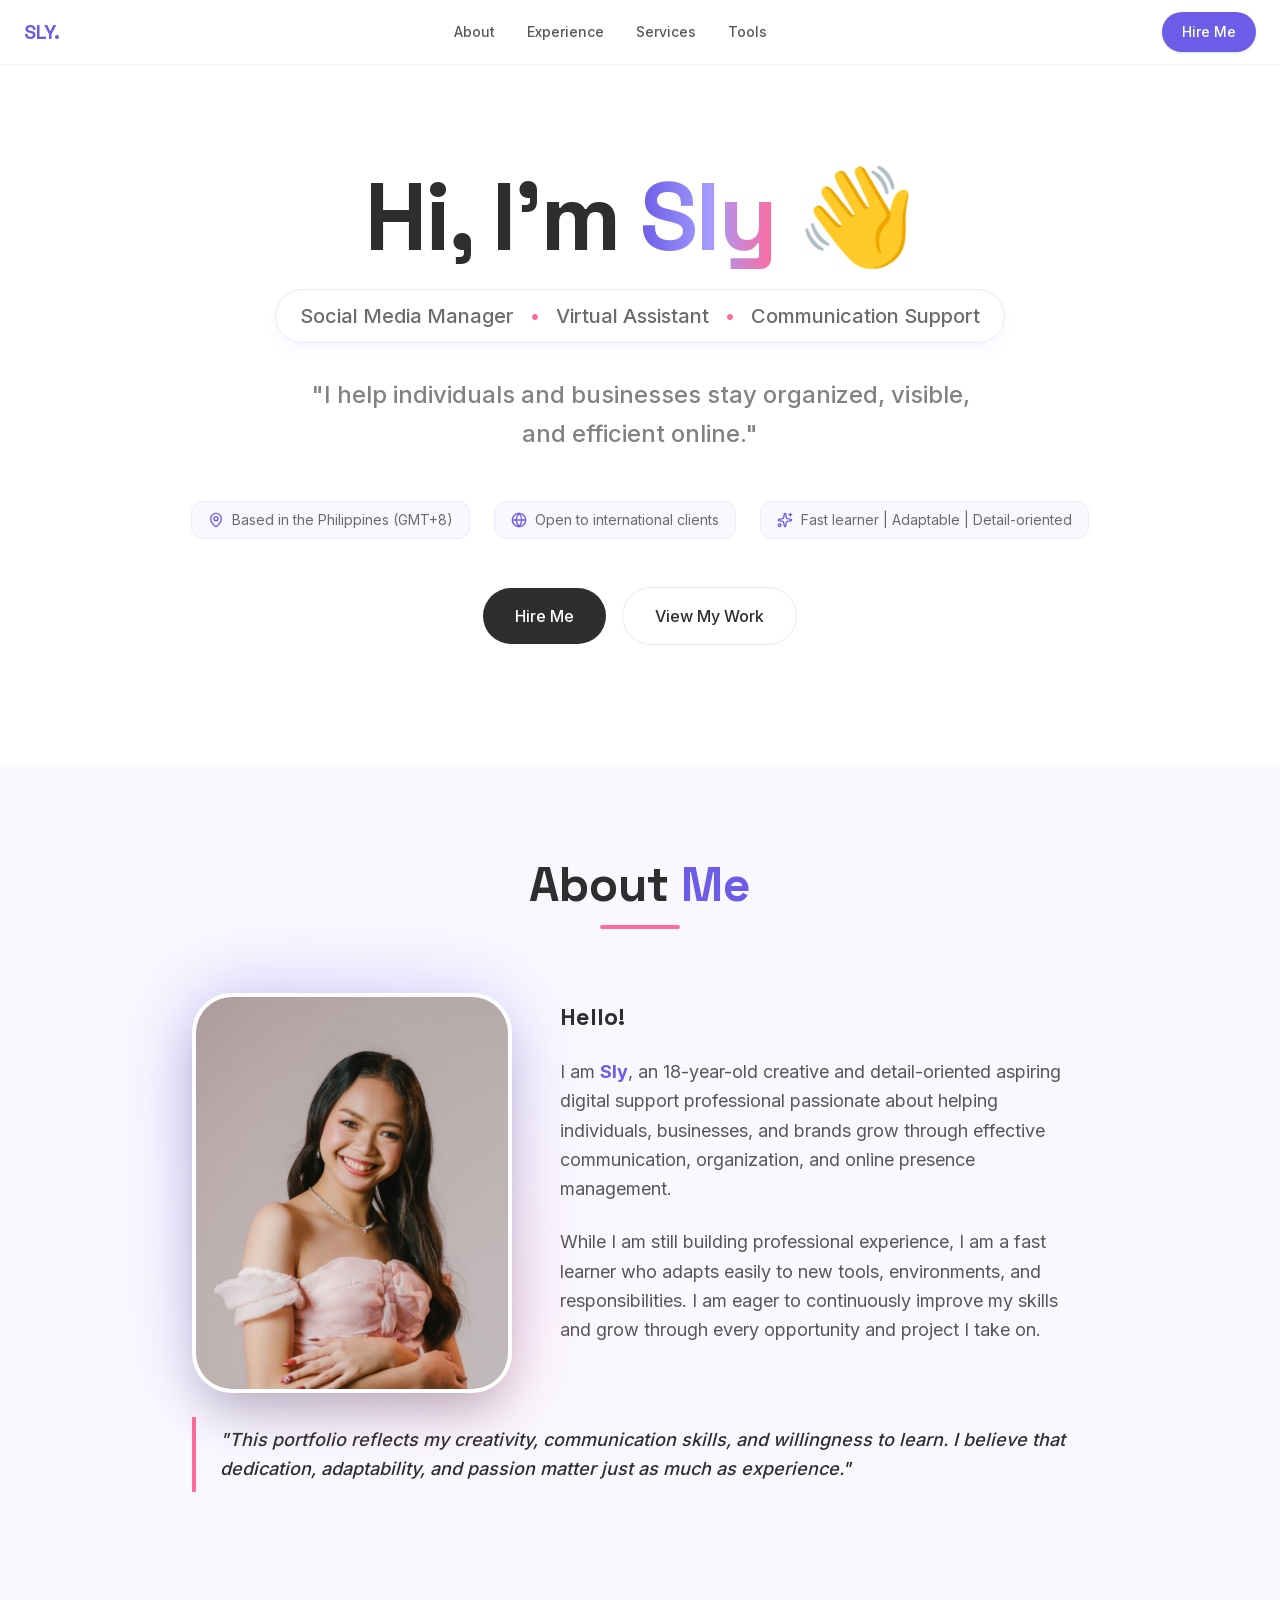
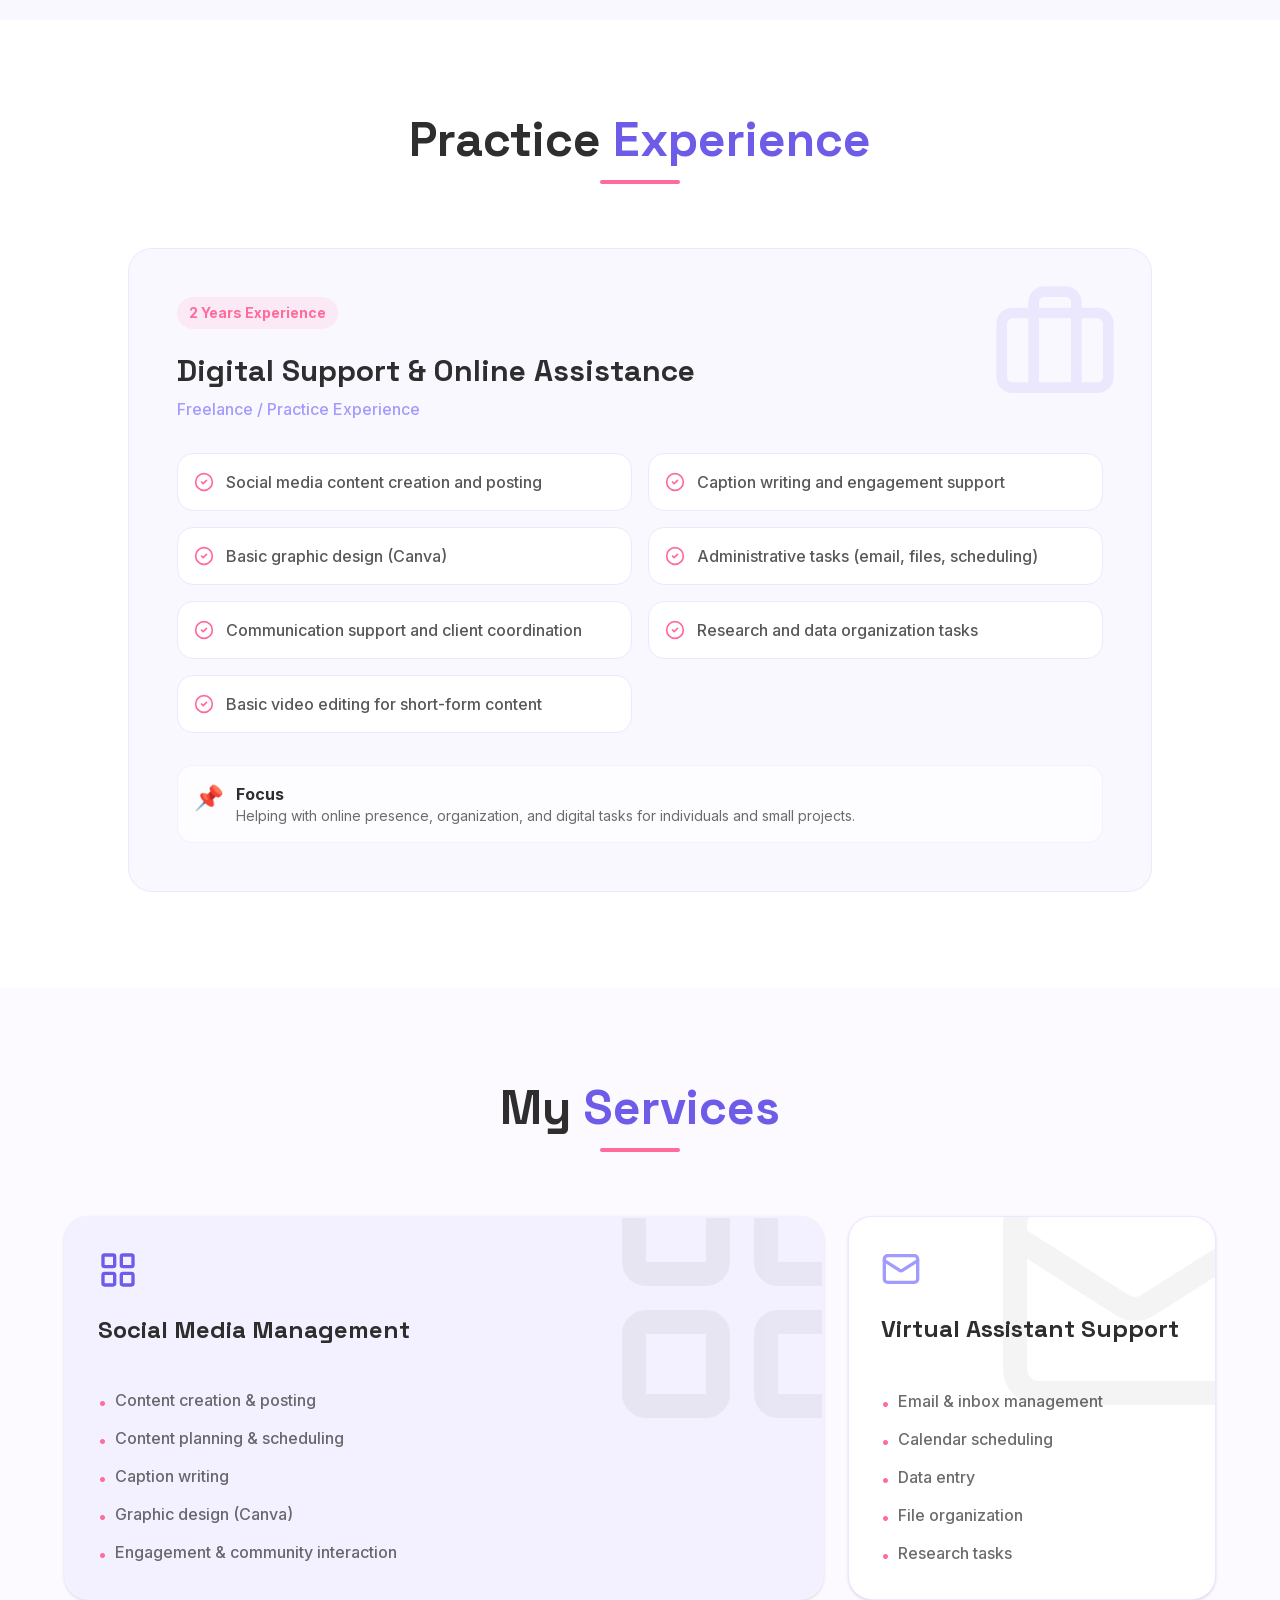
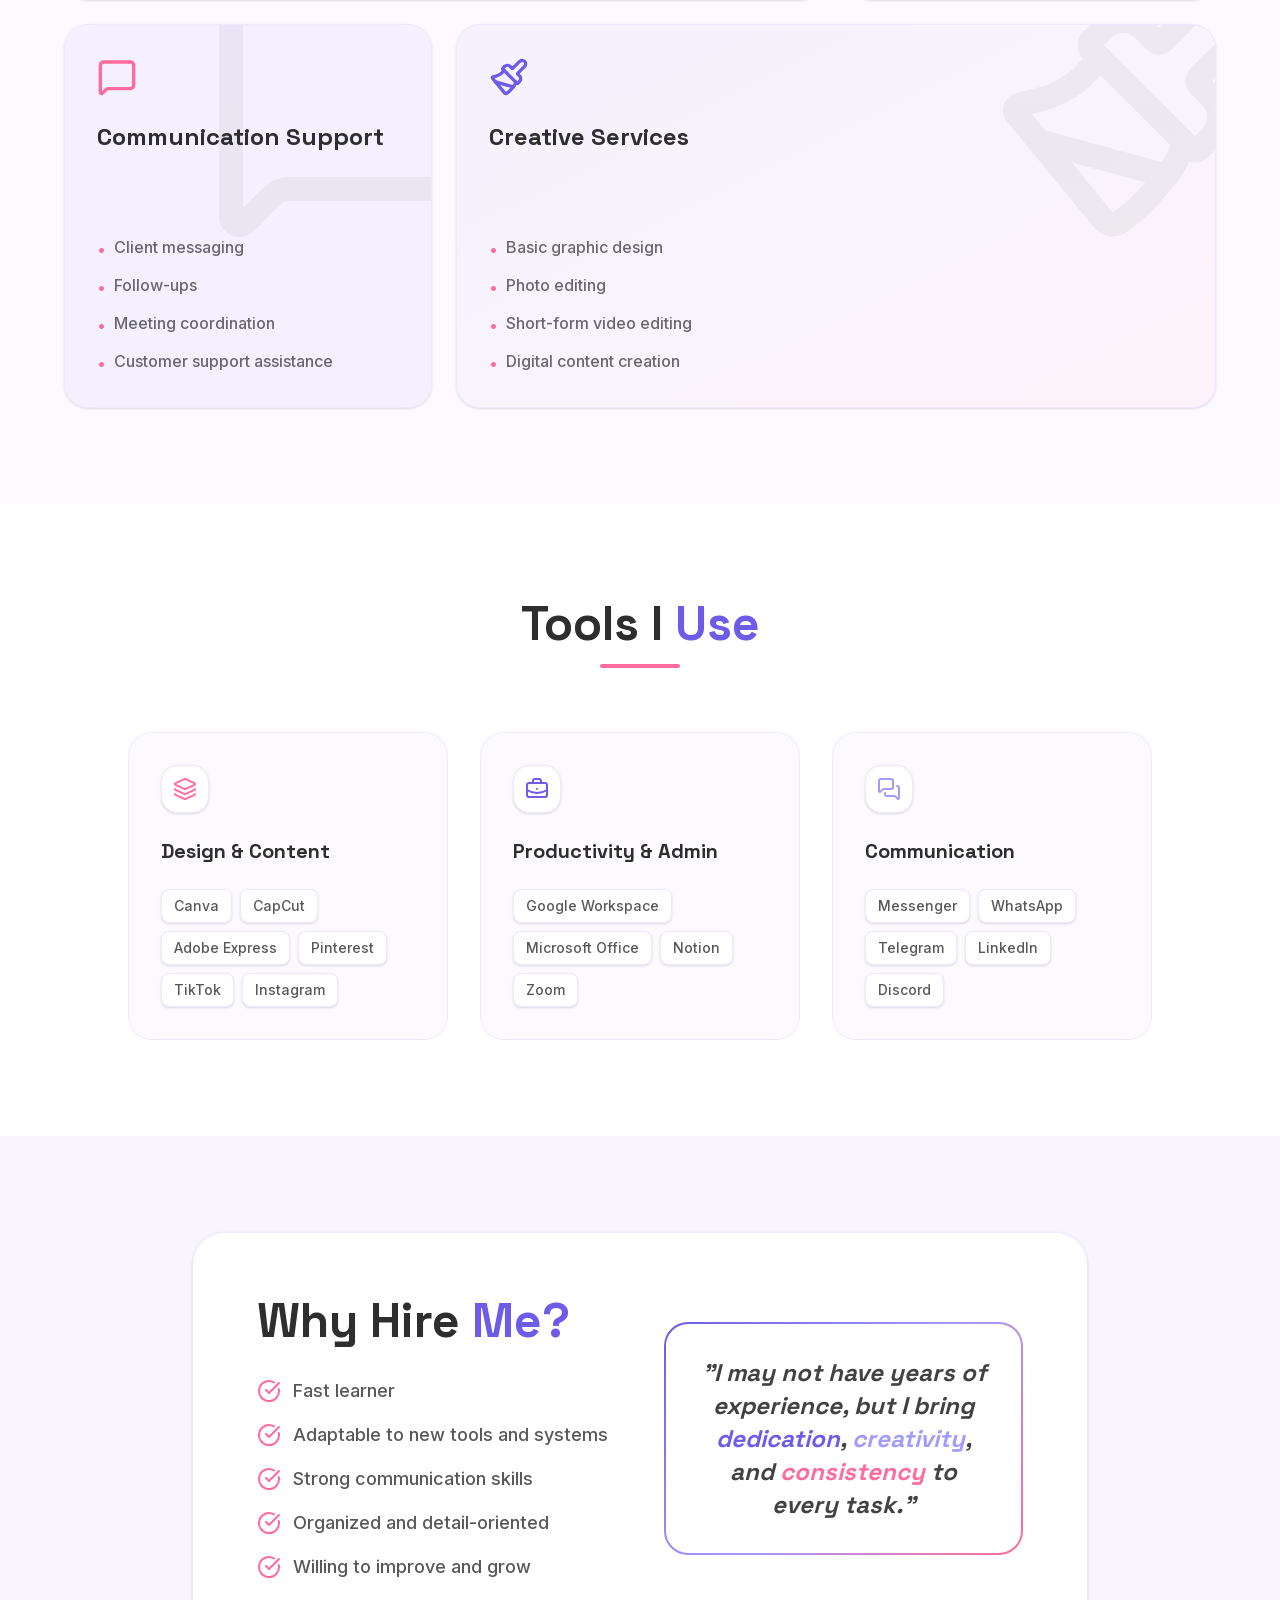
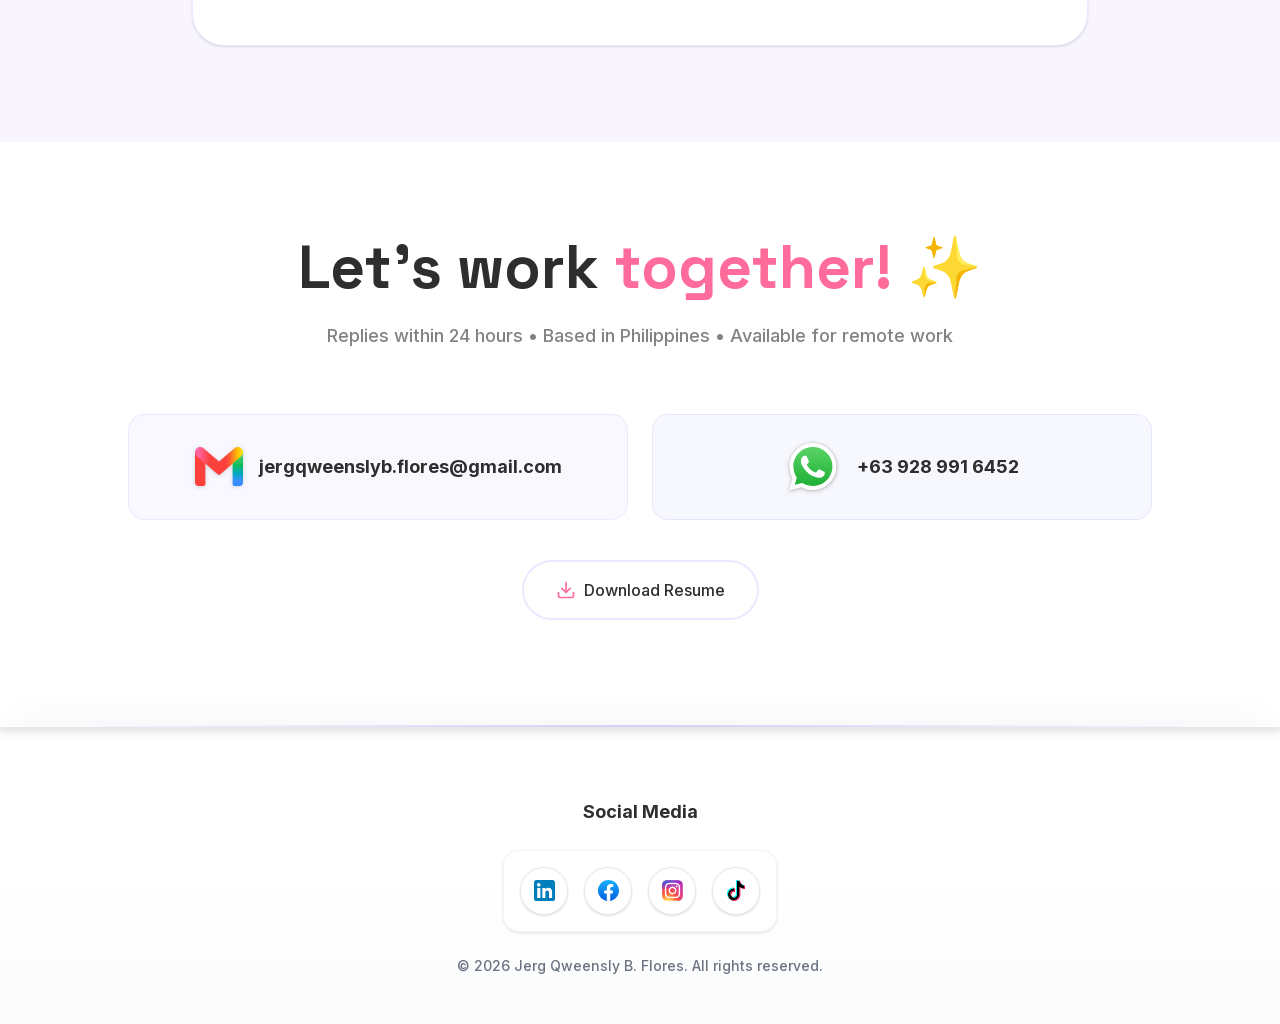
<file: index.html>
<!DOCTYPE html><!--ZxetWFGEHrzHZKTtyxWjc--><html lang="en" class="scroll-smooth __variable_f367f3 __variable_dd5b2f"><head><meta charSet="utf-8"/><meta name="viewport" content="width=device-width, initial-scale=1"/><link rel="preload" as="image" href="/profile-picture.png" referrerPolicy="no-referrer"/><link rel="stylesheet" href="/_next/static/css/c554bc8a649430e1.css" data-precedence="next"/><link rel="preload" as="script" fetchPriority="low" href="/_next/static/chunks/webpack-aed7519ef24ca0c2.js"/><script src="/_next/static/chunks/4bd1b696-21f374d1156f834a.js" async=""></script><script src="/_next/static/chunks/255-52d3039f66c2fc57.js" async=""></script><script src="/_next/static/chunks/main-app-2a11f7a54557eb90.js" async=""></script><script src="/_next/static/chunks/c15bf2b0-52e8419f34af26ab.js" async=""></script><script src="/_next/static/chunks/451-48cf6f0c846a3b9c.js" async=""></script><script src="/_next/static/chunks/app/page-320fbabb45be0105.js" async=""></script><title>Sly | Social Media Manager &amp; Virtual Assistant</title><meta name="description" content="I help individuals and businesses stay organized, visible, and efficient online."/><script src="/_next/static/chunks/polyfills-42372ed130431b0a.js" noModule=""></script></head><body class="antialiased min-h-screen flex flex-col font-sans"><div hidden=""><!--$--><!--/$--></div><main class="min-h-screen bg-white selection:bg-primary/20 flex flex-col"><nav class="fixed top-0 left-0 right-0 z-50 bg-white/80 backdrop-blur-md border-b border-secondary/50" style="transform:translateY(-100px)"><div class="max-w-7xl mx-auto px-6 h-16 flex items-center justify-between"><a class="font-display font-bold text-xl tracking-tight text-primary" href="#">SLY.</a><div class="hidden md:flex items-center gap-8 text-sm font-medium text-dark/80"><a class="relative inline-block py-1 cursor-pointer" href="#about"><span class="relative z-10">About</span><div class="absolute left-0 right-0 bottom-0 h-[15px] w-full pointer-events-none"></div></a><a class="relative inline-block py-1 cursor-pointer" href="#experience"><span class="relative z-10">Experience</span><div class="absolute left-0 right-0 bottom-0 h-[15px] w-full pointer-events-none"></div></a><a class="relative inline-block py-1 cursor-pointer" href="#services"><span class="relative z-10">Services</span><div class="absolute left-0 right-0 bottom-0 h-[15px] w-full pointer-events-none"></div></a><a class="relative inline-block py-1 cursor-pointer" href="#tools"><span class="relative z-10">Tools</span><div class="absolute left-0 right-0 bottom-0 h-[15px] w-full pointer-events-none"></div></a></div><a class="px-5 py-2.5 rounded-full bg-primary text-white text-sm font-medium hover:bg-primary-light transition-all shadow-sm" href="#contact">Hire Me</a></div></nav><section class="pt-32 pb-20 px-6 max-w-7xl mx-auto flex flex-col items-center text-center min-h-[85vh] justify-center relative overflow-hidden"><div class="absolute inset-0 -z-20 h-full w-full bg-white bg-[radial-gradient(#e5e7eb_1px,transparent_1px)] [background-size:16px_16px] [mask-image:radial-gradient(ellipse_50%_50%_at_50%_50%,#000_70%,transparent_100%)] opacity-50"></div><div class="absolute top-1/4 right-1/4 w-[400px] h-[400px] bg-accent/10 rounded-full blur-3xl -z-10 mix-blend-multiply"></div><div class="absolute bottom-1/4 left-1/4 w-[500px] h-[500px] bg-primary-light/10 rounded-full blur-3xl -z-10 mix-blend-multiply"></div><h1 class="text-5xl md:text-7xl lg:text-8xl font-display font-bold tracking-tight text-dark mb-6" style="opacity:0;transform:translateY(20px)">Hi, I&#x27;m <span class="text-gradient">Sly</span> 👋</h1><div class="flex flex-wrap items-center justify-center gap-2 md:gap-4 text-lg md:text-xl font-medium text-dark/70 mb-8 px-6 py-3 rounded-full bg-white/50 backdrop-blur-sm border border-secondary shadow-lg shadow-primary/5" style="opacity:0;transform:scale(0.9)"><span>Social Media Manager</span><span class="hidden md:inline text-accent font-bold">•</span><span>Virtual Assistant</span><span class="hidden md:inline text-accent font-bold">•</span><span>Communication Support</span></div><p class="text-xl md:text-2xl text-dark/60 max-w-2xl mb-12 leading-relaxed font-medium" style="opacity:0;transform:translateY(20px)">&quot;I help individuals and businesses stay organized, visible, and efficient online.&quot;</p><div class="flex flex-wrap justify-center gap-6 mb-12 text-sm text-dark/70" style="opacity:0;transform:translateY(20px)"><div class="flex items-center gap-2 px-4 py-2 bg-secondary/30 rounded-xl border border-secondary"><svg xmlns="http://www.w3.org/2000/svg" width="24" height="24" viewBox="0 0 24 24" fill="none" stroke="currentColor" stroke-width="2" stroke-linecap="round" stroke-linejoin="round" class="lucide lucide-map-pin w-4 h-4 text-primary" aria-hidden="true"><path d="M20 10c0 4.993-5.539 10.193-7.399 11.799a1 1 0 0 1-1.202 0C9.539 20.193 4 14.993 4 10a8 8 0 0 1 16 0"></path><circle cx="12" cy="10" r="3"></circle></svg><span>Based in the Philippines (GMT+8)</span></div><div class="flex items-center gap-2 px-4 py-2 bg-secondary/30 rounded-xl border border-secondary"><svg xmlns="http://www.w3.org/2000/svg" width="24" height="24" viewBox="0 0 24 24" fill="none" stroke="currentColor" stroke-width="2" stroke-linecap="round" stroke-linejoin="round" class="lucide lucide-globe w-4 h-4 text-primary" aria-hidden="true"><circle cx="12" cy="12" r="10"></circle><path d="M12 2a14.5 14.5 0 0 0 0 20 14.5 14.5 0 0 0 0-20"></path><path d="M2 12h20"></path></svg><span>Open to international clients</span></div><div class="flex items-center gap-2 px-4 py-2 bg-secondary/30 rounded-xl border border-secondary"><svg xmlns="http://www.w3.org/2000/svg" width="24" height="24" viewBox="0 0 24 24" fill="none" stroke="currentColor" stroke-width="2" stroke-linecap="round" stroke-linejoin="round" class="lucide lucide-sparkles w-4 h-4 text-primary" aria-hidden="true"><path d="M11.017 2.814a1 1 0 0 1 1.966 0l1.051 5.558a2 2 0 0 0 1.594 1.594l5.558 1.051a1 1 0 0 1 0 1.966l-5.558 1.051a2 2 0 0 0-1.594 1.594l-1.051 5.558a1 1 0 0 1-1.966 0l-1.051-5.558a2 2 0 0 0-1.594-1.594l-5.558-1.051a1 1 0 0 1 0-1.966l5.558-1.051a2 2 0 0 0 1.594-1.594z"></path><path d="M20 2v4"></path><path d="M22 4h-4"></path><circle cx="4" cy="20" r="2"></circle></svg><span>Fast learner | Adaptable | Detail-oriented</span></div></div><div class="flex flex-col sm:flex-row items-center gap-4 relative z-10" style="opacity:0;transform:translateY(20px)"><a class="group relative px-8 py-4 rounded-full bg-dark text-white font-medium hover:shadow-xl hover:-translate-y-1 transition-all w-full sm:w-auto overflow-hidden" href="#contact"><div class="absolute inset-0 bg-gradient-custom opacity-0 group-hover:opacity-100 transition-opacity duration-300"></div><span class="relative z-10 flex items-center justify-center gap-2">Hire Me</span></a><a class="px-8 py-4 rounded-full bg-white text-dark border border-secondary font-medium hover:border-primary transition-all w-full sm:w-auto group hover:shadow-md hover:-translate-y-1" href="#services">View My Work</a></div></section><section id="about" class="py-24 px-6 bg-secondary/30 relative"><div class="max-w-5xl mx-auto"><div class="text-center mb-16" style="opacity:0;transform:translateY(20px)"><h2 class="text-3xl md:text-5xl font-display font-bold text-dark mb-4">About <span class="text-primary">Me</span></h2><div class="h-1 w-20 bg-accent rounded-full mx-auto"></div></div><div class="relative text-lg text-dark/80 leading-relaxed max-w-4xl mx-auto" style="opacity:0;transform:translateY(20px)"><div class="relative group w-56 sm:w-64 md:w-80 float-none mx-auto mb-8 md:float-left md:mr-10 md:mb-6 lg:mr-12"><div class="absolute inset-0 bg-gradient-custom rounded-[2.5rem] blur-2xl opacity-40 group-hover:opacity-70 transition-opacity duration-700 pointer-events-none"></div><div class="relative w-full aspect-[4/5] max-w-sm mx-auto rounded-[2.5rem] overflow-hidden border-4 border-white shadow-2xl bg-white group cursor-pointer" style="transform-style:preserve-3d;transform:none"><div style="transform:translateZ(50px)" class="absolute inset-0 z-20 pointer-events-none rounded-[2.5rem] overflow-hidden"><div class="absolute inset-x-0 bottom-0 p-8 bg-gradient-to-t from-dark/80 via-dark/40 to-transparent opacity-0 group-hover:opacity-100 transition-opacity duration-500"><p class="text-white font-medium text-xl rotate-1 translate-y-4 group-hover:translate-y-0 transition-transform duration-700 ease-out drop-shadow-md">Sly Flores</p></div></div><img alt="Sly Picture" referrerPolicy="no-referrer" decoding="async" data-nimg="fill" class="object-cover transition-transform duration-700 group-hover:scale-110" style="position:absolute;height:100%;width:100%;left:0;top:0;right:0;bottom:0;color:transparent" src="/profile-picture.png"/></div></div><h3 class="text-2xl font-display font-bold mb-6 text-dark flex items-center md:items-start justify-center md:justify-start gap-2 pt-2">Hello!</h3><p class="mb-6">I am <strong class="text-primary font-bold">Sly</strong>, an 18-year-old creative and detail-oriented aspiring digital support professional passionate about helping individuals, businesses, and brands grow through effective communication, organization, and online presence management.</p><p class="mb-6">While I am still building professional experience, I am a fast learner who adapts easily to new tools, environments, and responsibilities. I am eager to continuously improve my skills and grow through every opportunity and project I take on.</p><div class="clear-both"></div><p class="mb-8 border-l-4 border-accent pl-6 py-2 text-dark italic font-medium">&quot;This portfolio reflects my creativity, communication skills, and willingness to learn. I believe that dedication, adaptability, and passion matter just as much as experience.&quot;</p></div></div></section><section id="experience" class="py-24 px-6 bg-white"><div class="max-w-5xl mx-auto"><div class="text-center mb-16" style="opacity:0;transform:translateY(20px)"><h2 class="text-3xl md:text-5xl font-display font-bold text-dark mb-4">Practice <span class="text-primary">Experience</span></h2><div class="h-1 w-20 bg-accent rounded-full mx-auto"></div></div><div class="bg-secondary/30 rounded-3xl p-8 md:p-12 border border-secondary relative overflow-hidden" style="opacity:0;transform:translateY(20px)"><div class="absolute top-0 right-0 p-8 opacity-10"><svg xmlns="http://www.w3.org/2000/svg" width="24" height="24" viewBox="0 0 24 24" fill="none" stroke="currentColor" stroke-width="2" stroke-linecap="round" stroke-linejoin="round" class="lucide lucide-briefcase w-32 h-32 text-primary" aria-hidden="true"><path d="M16 20V4a2 2 0 0 0-2-2h-4a2 2 0 0 0-2 2v16"></path><rect width="20" height="14" x="2" y="6" rx="2"></rect></svg></div><div class="relative z-10"><div class="inline-flex items-center gap-2 px-3 py-1.5 rounded-full bg-accent/10 text-accent text-sm font-bold mb-6">2 Years Experience</div><h3 class="text-2xl md:text-3xl font-display font-bold text-dark mb-2">Digital Support &amp; Online Assistance</h3><p class="text-primary-light font-medium mb-8">Freelance / Practice Experience</p><div class="grid md:grid-cols-2 gap-4"><div class="flex items-start gap-3 p-4 rounded-2xl bg-white border border-secondary hover:border-primary-light hover:shadow-sm transition-all" style="opacity:0;transform:translateX(-10px)"><svg xmlns="http://www.w3.org/2000/svg" width="24" height="24" viewBox="0 0 24 24" fill="none" stroke="currentColor" stroke-width="2" stroke-linecap="round" stroke-linejoin="round" class="lucide lucide-circle-check w-5 h-5 text-accent shrink-0 mt-0.5" aria-hidden="true"><circle cx="12" cy="12" r="10"></circle><path d="m9 12 2 2 4-4"></path></svg><span class="text-dark/80 text-sm md:text-base font-medium">Social media content creation and posting</span></div><div class="flex items-start gap-3 p-4 rounded-2xl bg-white border border-secondary hover:border-primary-light hover:shadow-sm transition-all" style="opacity:0;transform:translateX(-10px)"><svg xmlns="http://www.w3.org/2000/svg" width="24" height="24" viewBox="0 0 24 24" fill="none" stroke="currentColor" stroke-width="2" stroke-linecap="round" stroke-linejoin="round" class="lucide lucide-circle-check w-5 h-5 text-accent shrink-0 mt-0.5" aria-hidden="true"><circle cx="12" cy="12" r="10"></circle><path d="m9 12 2 2 4-4"></path></svg><span class="text-dark/80 text-sm md:text-base font-medium">Caption writing and engagement support</span></div><div class="flex items-start gap-3 p-4 rounded-2xl bg-white border border-secondary hover:border-primary-light hover:shadow-sm transition-all" style="opacity:0;transform:translateX(-10px)"><svg xmlns="http://www.w3.org/2000/svg" width="24" height="24" viewBox="0 0 24 24" fill="none" stroke="currentColor" stroke-width="2" stroke-linecap="round" stroke-linejoin="round" class="lucide lucide-circle-check w-5 h-5 text-accent shrink-0 mt-0.5" aria-hidden="true"><circle cx="12" cy="12" r="10"></circle><path d="m9 12 2 2 4-4"></path></svg><span class="text-dark/80 text-sm md:text-base font-medium">Basic graphic design (Canva)</span></div><div class="flex items-start gap-3 p-4 rounded-2xl bg-white border border-secondary hover:border-primary-light hover:shadow-sm transition-all" style="opacity:0;transform:translateX(-10px)"><svg xmlns="http://www.w3.org/2000/svg" width="24" height="24" viewBox="0 0 24 24" fill="none" stroke="currentColor" stroke-width="2" stroke-linecap="round" stroke-linejoin="round" class="lucide lucide-circle-check w-5 h-5 text-accent shrink-0 mt-0.5" aria-hidden="true"><circle cx="12" cy="12" r="10"></circle><path d="m9 12 2 2 4-4"></path></svg><span class="text-dark/80 text-sm md:text-base font-medium">Administrative tasks (email, files, scheduling)</span></div><div class="flex items-start gap-3 p-4 rounded-2xl bg-white border border-secondary hover:border-primary-light hover:shadow-sm transition-all" style="opacity:0;transform:translateX(-10px)"><svg xmlns="http://www.w3.org/2000/svg" width="24" height="24" viewBox="0 0 24 24" fill="none" stroke="currentColor" stroke-width="2" stroke-linecap="round" stroke-linejoin="round" class="lucide lucide-circle-check w-5 h-5 text-accent shrink-0 mt-0.5" aria-hidden="true"><circle cx="12" cy="12" r="10"></circle><path d="m9 12 2 2 4-4"></path></svg><span class="text-dark/80 text-sm md:text-base font-medium">Communication support and client coordination</span></div><div class="flex items-start gap-3 p-4 rounded-2xl bg-white border border-secondary hover:border-primary-light hover:shadow-sm transition-all" style="opacity:0;transform:translateX(-10px)"><svg xmlns="http://www.w3.org/2000/svg" width="24" height="24" viewBox="0 0 24 24" fill="none" stroke="currentColor" stroke-width="2" stroke-linecap="round" stroke-linejoin="round" class="lucide lucide-circle-check w-5 h-5 text-accent shrink-0 mt-0.5" aria-hidden="true"><circle cx="12" cy="12" r="10"></circle><path d="m9 12 2 2 4-4"></path></svg><span class="text-dark/80 text-sm md:text-base font-medium">Research and data organization tasks</span></div><div class="flex items-start gap-3 p-4 rounded-2xl bg-white border border-secondary hover:border-primary-light hover:shadow-sm transition-all" style="opacity:0;transform:translateX(-10px)"><svg xmlns="http://www.w3.org/2000/svg" width="24" height="24" viewBox="0 0 24 24" fill="none" stroke="currentColor" stroke-width="2" stroke-linecap="round" stroke-linejoin="round" class="lucide lucide-circle-check w-5 h-5 text-accent shrink-0 mt-0.5" aria-hidden="true"><circle cx="12" cy="12" r="10"></circle><path d="m9 12 2 2 4-4"></path></svg><span class="text-dark/80 text-sm md:text-base font-medium">Basic video editing for short-form content</span></div></div><div class="mt-8 p-4 bg-white/50 rounded-2xl border border-secondary/50 flex items-start gap-3"><span class="text-2xl">📌</span><div><h4 class="font-bold text-dark">Focus</h4><p class="text-dark/70 text-sm">Helping with online presence, organization, and digital tasks for individuals and small projects.</p></div></div></div></div></div></section><section id="services" class="py-24 px-6 bg-secondary/20"><div class="max-w-6xl mx-auto"><div class="text-center mb-16" style="opacity:0;transform:translateY(20px)"><h2 class="text-3xl md:text-5xl font-display font-bold text-dark mb-4">My <span class="text-primary">Services</span></h2><div class="h-1 w-20 bg-accent rounded-full mx-auto"></div></div><div class="grid grid-cols-1 md:grid-cols-3 gap-6 auto-rows-[minmax(180px,auto)]"><div class="p-8 rounded-3xl flex flex-col group overflow-hidden relative shadow-sm hover:shadow-xl transition-all duration-300 md:col-span-2 md:row-span-2 bg-[#F3F0FF] border-2 border-transparent hover:border-primary/20" style="opacity:0;transform:translateY(20px)"><div class="absolute -right-4 -top-4 opacity-5 group-hover:opacity-10 group-hover:rotate-12 transition-all duration-500 scale-150"><svg xmlns="http://www.w3.org/2000/svg" width="24" height="24" viewBox="0 0 24 24" fill="none" stroke="currentColor" stroke-width="2" stroke-linecap="round" stroke-linejoin="round" class="lucide lucide-layout-grid w-48 h-48" aria-hidden="true"><rect width="7" height="7" x="3" y="3" rx="1"></rect><rect width="7" height="7" x="14" y="3" rx="1"></rect><rect width="7" height="7" x="14" y="14" rx="1"></rect><rect width="7" height="7" x="3" y="14" rx="1"></rect></svg></div><svg xmlns="http://www.w3.org/2000/svg" width="24" height="24" viewBox="0 0 24 24" fill="none" stroke="currentColor" stroke-width="2" stroke-linecap="round" stroke-linejoin="round" class="lucide lucide-layout-grid w-10 h-10 mb-6 group-hover:scale-110 origin-left transition-transform duration-300 text-primary" aria-hidden="true"><rect width="7" height="7" x="3" y="3" rx="1"></rect><rect width="7" height="7" x="14" y="3" rx="1"></rect><rect width="7" height="7" x="14" y="14" rx="1"></rect><rect width="7" height="7" x="3" y="14" rx="1"></rect></svg><h3 class="text-2xl font-display font-bold text-dark mb-6 relative z-10">Social Media Management</h3><ul class="space-y-3 mt-auto relative z-10"><li class="flex items-start gap-2 text-dark/70 text-sm md:text-base font-medium"><span class="text-accent mt-0.5 group-hover:scale-125 transition-transform duration-300">•</span>Content creation &amp; posting</li><li class="flex items-start gap-2 text-dark/70 text-sm md:text-base font-medium"><span class="text-accent mt-0.5 group-hover:scale-125 transition-transform duration-300">•</span>Content planning &amp; scheduling</li><li class="flex items-start gap-2 text-dark/70 text-sm md:text-base font-medium"><span class="text-accent mt-0.5 group-hover:scale-125 transition-transform duration-300">•</span>Caption writing</li><li class="flex items-start gap-2 text-dark/70 text-sm md:text-base font-medium"><span class="text-accent mt-0.5 group-hover:scale-125 transition-transform duration-300">•</span>Graphic design (Canva)</li><li class="flex items-start gap-2 text-dark/70 text-sm md:text-base font-medium"><span class="text-accent mt-0.5 group-hover:scale-125 transition-transform duration-300">•</span>Engagement &amp; community interaction</li></ul></div><div class="p-8 rounded-3xl flex flex-col group overflow-hidden relative shadow-sm hover:shadow-xl transition-all duration-300 md:col-span-1 md:row-span-2 bg-white border border-secondary hover:border-primary/20" style="opacity:0;transform:translateY(20px)"><div class="absolute -right-4 -top-4 opacity-5 group-hover:opacity-10 group-hover:rotate-12 transition-all duration-500 scale-150"><svg xmlns="http://www.w3.org/2000/svg" width="24" height="24" viewBox="0 0 24 24" fill="none" stroke="currentColor" stroke-width="2" stroke-linecap="round" stroke-linejoin="round" class="lucide lucide-mail w-48 h-48" aria-hidden="true"><path d="m22 7-8.991 5.727a2 2 0 0 1-2.009 0L2 7"></path><rect x="2" y="4" width="20" height="16" rx="2"></rect></svg></div><svg xmlns="http://www.w3.org/2000/svg" width="24" height="24" viewBox="0 0 24 24" fill="none" stroke="currentColor" stroke-width="2" stroke-linecap="round" stroke-linejoin="round" class="lucide lucide-mail w-10 h-10 mb-6 group-hover:scale-110 origin-left transition-transform duration-300 text-primary-light" aria-hidden="true"><path d="m22 7-8.991 5.727a2 2 0 0 1-2.009 0L2 7"></path><rect x="2" y="4" width="20" height="16" rx="2"></rect></svg><h3 class="text-2xl font-display font-bold text-dark mb-6 relative z-10">Virtual Assistant Support</h3><ul class="space-y-3 mt-auto relative z-10"><li class="flex items-start gap-2 text-dark/70 text-sm md:text-base font-medium"><span class="text-accent mt-0.5 group-hover:scale-125 transition-transform duration-300">•</span>Email &amp; inbox management</li><li class="flex items-start gap-2 text-dark/70 text-sm md:text-base font-medium"><span class="text-accent mt-0.5 group-hover:scale-125 transition-transform duration-300">•</span>Calendar scheduling</li><li class="flex items-start gap-2 text-dark/70 text-sm md:text-base font-medium"><span class="text-accent mt-0.5 group-hover:scale-125 transition-transform duration-300">•</span>Data entry</li><li class="flex items-start gap-2 text-dark/70 text-sm md:text-base font-medium"><span class="text-accent mt-0.5 group-hover:scale-125 transition-transform duration-300">•</span>File organization</li><li class="flex items-start gap-2 text-dark/70 text-sm md:text-base font-medium"><span class="text-accent mt-0.5 group-hover:scale-125 transition-transform duration-300">•</span>Research tasks</li></ul></div><div class="p-8 rounded-3xl flex flex-col group overflow-hidden relative shadow-sm hover:shadow-xl transition-all duration-300 md:col-span-1 md:row-span-2 bg-secondary/50 border border-secondary hover:border-primary/20" style="opacity:0;transform:translateY(20px)"><div class="absolute -right-4 -top-4 opacity-5 group-hover:opacity-10 group-hover:rotate-12 transition-all duration-500 scale-150"><svg xmlns="http://www.w3.org/2000/svg" width="24" height="24" viewBox="0 0 24 24" fill="none" stroke="currentColor" stroke-width="2" stroke-linecap="round" stroke-linejoin="round" class="lucide lucide-message-square w-48 h-48" aria-hidden="true"><path d="M22 17a2 2 0 0 1-2 2H6.828a2 2 0 0 0-1.414.586l-2.202 2.202A.71.71 0 0 1 2 21.286V5a2 2 0 0 1 2-2h16a2 2 0 0 1 2 2z"></path></svg></div><svg xmlns="http://www.w3.org/2000/svg" width="24" height="24" viewBox="0 0 24 24" fill="none" stroke="currentColor" stroke-width="2" stroke-linecap="round" stroke-linejoin="round" class="lucide lucide-message-square w-10 h-10 mb-6 group-hover:scale-110 origin-left transition-transform duration-300 text-accent" aria-hidden="true"><path d="M22 17a2 2 0 0 1-2 2H6.828a2 2 0 0 0-1.414.586l-2.202 2.202A.71.71 0 0 1 2 21.286V5a2 2 0 0 1 2-2h16a2 2 0 0 1 2 2z"></path></svg><h3 class="text-2xl font-display font-bold text-dark mb-6 relative z-10">Communication Support</h3><ul class="space-y-3 mt-auto relative z-10"><li class="flex items-start gap-2 text-dark/70 text-sm md:text-base font-medium"><span class="text-accent mt-0.5 group-hover:scale-125 transition-transform duration-300">•</span>Client messaging</li><li class="flex items-start gap-2 text-dark/70 text-sm md:text-base font-medium"><span class="text-accent mt-0.5 group-hover:scale-125 transition-transform duration-300">•</span>Follow-ups</li><li class="flex items-start gap-2 text-dark/70 text-sm md:text-base font-medium"><span class="text-accent mt-0.5 group-hover:scale-125 transition-transform duration-300">•</span>Meeting coordination</li><li class="flex items-start gap-2 text-dark/70 text-sm md:text-base font-medium"><span class="text-accent mt-0.5 group-hover:scale-125 transition-transform duration-300">•</span>Customer support assistance</li></ul></div><div class="p-8 rounded-3xl flex flex-col group overflow-hidden relative shadow-sm hover:shadow-xl transition-all duration-300 md:col-span-2 md:row-span-2 bg-gradient-to-br from-primary/5 to-accent/5 border border-secondary hover:border-primary/20" style="opacity:0;transform:translateY(20px)"><div class="absolute -right-4 -top-4 opacity-5 group-hover:opacity-10 group-hover:rotate-12 transition-all duration-500 scale-150"><svg xmlns="http://www.w3.org/2000/svg" width="24" height="24" viewBox="0 0 24 24" fill="none" stroke="currentColor" stroke-width="2" stroke-linecap="round" stroke-linejoin="round" class="lucide lucide-paintbrush w-48 h-48" aria-hidden="true"><path d="m14.622 17.897-10.68-2.913"></path><path d="M18.376 2.622a1 1 0 1 1 3.002 3.002L17.36 9.643a.5.5 0 0 0 0 .707l.944.944a2.41 2.41 0 0 1 0 3.408l-.944.944a.5.5 0 0 1-.707 0L8.354 7.348a.5.5 0 0 1 0-.707l.944-.944a2.41 2.41 0 0 1 3.408 0l.944.944a.5.5 0 0 0 .707 0z"></path><path d="M9 8c-1.804 2.71-3.97 3.46-6.583 3.948a.507.507 0 0 0-.302.819l7.32 8.883a1 1 0 0 0 1.185.204C12.735 20.405 16 16.792 16 15"></path></svg></div><svg xmlns="http://www.w3.org/2000/svg" width="24" height="24" viewBox="0 0 24 24" fill="none" stroke="currentColor" stroke-width="2" stroke-linecap="round" stroke-linejoin="round" class="lucide lucide-paintbrush w-10 h-10 mb-6 group-hover:scale-110 origin-left transition-transform duration-300 text-primary" aria-hidden="true"><path d="m14.622 17.897-10.68-2.913"></path><path d="M18.376 2.622a1 1 0 1 1 3.002 3.002L17.36 9.643a.5.5 0 0 0 0 .707l.944.944a2.41 2.41 0 0 1 0 3.408l-.944.944a.5.5 0 0 1-.707 0L8.354 7.348a.5.5 0 0 1 0-.707l.944-.944a2.41 2.41 0 0 1 3.408 0l.944.944a.5.5 0 0 0 .707 0z"></path><path d="M9 8c-1.804 2.71-3.97 3.46-6.583 3.948a.507.507 0 0 0-.302.819l7.32 8.883a1 1 0 0 0 1.185.204C12.735 20.405 16 16.792 16 15"></path></svg><h3 class="text-2xl font-display font-bold text-dark mb-6 relative z-10">Creative Services</h3><ul class="space-y-3 mt-auto relative z-10"><li class="flex items-start gap-2 text-dark/70 text-sm md:text-base font-medium"><span class="text-accent mt-0.5 group-hover:scale-125 transition-transform duration-300">•</span>Basic graphic design</li><li class="flex items-start gap-2 text-dark/70 text-sm md:text-base font-medium"><span class="text-accent mt-0.5 group-hover:scale-125 transition-transform duration-300">•</span>Photo editing</li><li class="flex items-start gap-2 text-dark/70 text-sm md:text-base font-medium"><span class="text-accent mt-0.5 group-hover:scale-125 transition-transform duration-300">•</span>Short-form video editing</li><li class="flex items-start gap-2 text-dark/70 text-sm md:text-base font-medium"><span class="text-accent mt-0.5 group-hover:scale-125 transition-transform duration-300">•</span>Digital content creation</li></ul></div></div></div></section><section id="tools" class="py-24 px-6 bg-white outline-none"><div class="max-w-5xl mx-auto"><div class="text-center mb-16" style="opacity:0;transform:translateY(20px)"><h2 class="text-3xl md:text-5xl font-display font-bold text-dark mb-4">Tools I <span class="text-primary">Use</span></h2><div class="h-1 w-20 bg-accent rounded-full mx-auto"></div></div><div class="grid md:grid-cols-3 gap-8"><div class="p-8 rounded-3xl bg-secondary/20 border border-secondary hover:border-primary-light transition-colors group" style="opacity:0;transform:translateY(20px)"><div class="w-12 h-12 rounded-2xl bg-white border border-secondary flex items-center justify-center mb-6 shadow-sm group-hover:scale-110 transition-transform text-accent"><svg xmlns="http://www.w3.org/2000/svg" width="24" height="24" viewBox="0 0 24 24" fill="none" stroke="currentColor" stroke-width="2" stroke-linecap="round" stroke-linejoin="round" class="lucide lucide-layers w-6 h-6" aria-hidden="true"><path d="M12.83 2.18a2 2 0 0 0-1.66 0L2.6 6.08a1 1 0 0 0 0 1.83l8.58 3.91a2 2 0 0 0 1.66 0l8.58-3.9a1 1 0 0 0 0-1.83z"></path><path d="M2 12a1 1 0 0 0 .58.91l8.6 3.91a2 2 0 0 0 1.65 0l8.58-3.9A1 1 0 0 0 22 12"></path><path d="M2 17a1 1 0 0 0 .58.91l8.6 3.91a2 2 0 0 0 1.65 0l8.58-3.9A1 1 0 0 0 22 17"></path></svg></div><h3 class="text-xl font-display font-bold text-dark mb-6">Design &amp; Content</h3><div class="flex flex-wrap gap-2"><button type="button" class="relative px-3 py-1.5 rounded-lg bg-white border border-secondary text-sm font-medium text-dark/80 shadow-sm cursor-pointer hover:text-primary focus-visible:outline-none focus-visible:ring-2 focus-visible:ring-primary/40 transition-colors">Canva</button><button type="button" class="relative px-3 py-1.5 rounded-lg bg-white border border-secondary text-sm font-medium text-dark/80 shadow-sm cursor-pointer hover:text-primary focus-visible:outline-none focus-visible:ring-2 focus-visible:ring-primary/40 transition-colors">CapCut</button><button type="button" class="relative px-3 py-1.5 rounded-lg bg-white border border-secondary text-sm font-medium text-dark/80 shadow-sm cursor-pointer hover:text-primary focus-visible:outline-none focus-visible:ring-2 focus-visible:ring-primary/40 transition-colors">Adobe Express</button><button type="button" class="relative px-3 py-1.5 rounded-lg bg-white border border-secondary text-sm font-medium text-dark/80 shadow-sm cursor-pointer hover:text-primary focus-visible:outline-none focus-visible:ring-2 focus-visible:ring-primary/40 transition-colors">Pinterest</button><button type="button" class="relative px-3 py-1.5 rounded-lg bg-white border border-secondary text-sm font-medium text-dark/80 shadow-sm cursor-pointer hover:text-primary focus-visible:outline-none focus-visible:ring-2 focus-visible:ring-primary/40 transition-colors">TikTok</button><button type="button" class="relative px-3 py-1.5 rounded-lg bg-white border border-secondary text-sm font-medium text-dark/80 shadow-sm cursor-pointer hover:text-primary focus-visible:outline-none focus-visible:ring-2 focus-visible:ring-primary/40 transition-colors">Instagram</button></div></div><div class="p-8 rounded-3xl bg-secondary/20 border border-secondary hover:border-primary-light transition-colors group" style="opacity:0;transform:translateY(20px)"><div class="w-12 h-12 rounded-2xl bg-white border border-secondary flex items-center justify-center mb-6 shadow-sm group-hover:scale-110 transition-transform text-primary"><svg xmlns="http://www.w3.org/2000/svg" width="24" height="24" viewBox="0 0 24 24" fill="none" stroke="currentColor" stroke-width="2" stroke-linecap="round" stroke-linejoin="round" class="lucide lucide-briefcase-business w-6 h-6" aria-hidden="true"><path d="M12 12h.01"></path><path d="M16 6V4a2 2 0 0 0-2-2h-4a2 2 0 0 0-2 2v2"></path><path d="M22 13a18.15 18.15 0 0 1-20 0"></path><rect width="20" height="14" x="2" y="6" rx="2"></rect></svg></div><h3 class="text-xl font-display font-bold text-dark mb-6">Productivity &amp; Admin</h3><div class="flex flex-wrap gap-2"><button type="button" class="relative px-3 py-1.5 rounded-lg bg-white border border-secondary text-sm font-medium text-dark/80 shadow-sm cursor-pointer hover:text-primary focus-visible:outline-none focus-visible:ring-2 focus-visible:ring-primary/40 transition-colors">Google Workspace</button><button type="button" class="relative px-3 py-1.5 rounded-lg bg-white border border-secondary text-sm font-medium text-dark/80 shadow-sm cursor-pointer hover:text-primary focus-visible:outline-none focus-visible:ring-2 focus-visible:ring-primary/40 transition-colors">Microsoft Office</button><button type="button" class="relative px-3 py-1.5 rounded-lg bg-white border border-secondary text-sm font-medium text-dark/80 shadow-sm cursor-pointer hover:text-primary focus-visible:outline-none focus-visible:ring-2 focus-visible:ring-primary/40 transition-colors">Notion</button><button type="button" class="relative px-3 py-1.5 rounded-lg bg-white border border-secondary text-sm font-medium text-dark/80 shadow-sm cursor-pointer hover:text-primary focus-visible:outline-none focus-visible:ring-2 focus-visible:ring-primary/40 transition-colors">Zoom</button></div></div><div class="p-8 rounded-3xl bg-secondary/20 border border-secondary hover:border-primary-light transition-colors group" style="opacity:0;transform:translateY(20px)"><div class="w-12 h-12 rounded-2xl bg-white border border-secondary flex items-center justify-center mb-6 shadow-sm group-hover:scale-110 transition-transform text-primary-light"><svg xmlns="http://www.w3.org/2000/svg" width="24" height="24" viewBox="0 0 24 24" fill="none" stroke="currentColor" stroke-width="2" stroke-linecap="round" stroke-linejoin="round" class="lucide lucide-messages-square w-6 h-6" aria-hidden="true"><path d="M16 10a2 2 0 0 1-2 2H6.828a2 2 0 0 0-1.414.586l-2.202 2.202A.71.71 0 0 1 2 14.286V4a2 2 0 0 1 2-2h10a2 2 0 0 1 2 2z"></path><path d="M20 9a2 2 0 0 1 2 2v10.286a.71.71 0 0 1-1.212.502l-2.202-2.202A2 2 0 0 0 17.172 19H10a2 2 0 0 1-2-2v-1"></path></svg></div><h3 class="text-xl font-display font-bold text-dark mb-6">Communication</h3><div class="flex flex-wrap gap-2"><button type="button" class="relative px-3 py-1.5 rounded-lg bg-white border border-secondary text-sm font-medium text-dark/80 shadow-sm cursor-pointer hover:text-primary focus-visible:outline-none focus-visible:ring-2 focus-visible:ring-primary/40 transition-colors">Messenger</button><button type="button" class="relative px-3 py-1.5 rounded-lg bg-white border border-secondary text-sm font-medium text-dark/80 shadow-sm cursor-pointer hover:text-primary focus-visible:outline-none focus-visible:ring-2 focus-visible:ring-primary/40 transition-colors">WhatsApp</button><button type="button" class="relative px-3 py-1.5 rounded-lg bg-white border border-secondary text-sm font-medium text-dark/80 shadow-sm cursor-pointer hover:text-primary focus-visible:outline-none focus-visible:ring-2 focus-visible:ring-primary/40 transition-colors">Telegram</button><button type="button" class="relative px-3 py-1.5 rounded-lg bg-white border border-secondary text-sm font-medium text-dark/80 shadow-sm cursor-pointer hover:text-primary focus-visible:outline-none focus-visible:ring-2 focus-visible:ring-primary/40 transition-colors">LinkedIn</button><button type="button" class="relative px-3 py-1.5 rounded-lg bg-white border border-secondary text-sm font-medium text-dark/80 shadow-sm cursor-pointer hover:text-primary focus-visible:outline-none focus-visible:ring-2 focus-visible:ring-primary/40 transition-colors">Discord</button></div></div></div></div></section><section class="py-24 px-6 bg-secondary/40 relative overflow-hidden"><div class="absolute top-0 right-0 w-64 h-64 bg-accent/10 rounded-full blur-3xl -z-10"></div><div class="absolute bottom-0 left-0 w-96 h-96 bg-primary/10 rounded-full blur-3xl -z-10"></div><div class="max-w-4xl mx-auto"><div class="bg-white rounded-[2rem] p-8 md:p-16 border border-secondary shadow-sm" style="opacity:0;transform:translateY(20px)"><div class="grid md:grid-cols-2 gap-12 items-center"><div><h2 class="text-3xl md:text-5xl font-display font-bold text-dark mb-8">Why Hire <span class="text-primary">Me?</span></h2><ul class="space-y-4"><li class="flex items-center gap-3 text-lg font-medium text-dark/80" style="opacity:0;transform:translateX(-20px)"><svg xmlns="http://www.w3.org/2000/svg" width="24" height="24" viewBox="0 0 24 24" fill="none" stroke="currentColor" stroke-width="2" stroke-linecap="round" stroke-linejoin="round" class="lucide lucide-circle-check-big w-6 h-6 text-accent shrink-0" aria-hidden="true"><path d="M21.801 10A10 10 0 1 1 17 3.335"></path><path d="m9 11 3 3L22 4"></path></svg>Fast learner</li><li class="flex items-center gap-3 text-lg font-medium text-dark/80" style="opacity:0;transform:translateX(-20px)"><svg xmlns="http://www.w3.org/2000/svg" width="24" height="24" viewBox="0 0 24 24" fill="none" stroke="currentColor" stroke-width="2" stroke-linecap="round" stroke-linejoin="round" class="lucide lucide-circle-check-big w-6 h-6 text-accent shrink-0" aria-hidden="true"><path d="M21.801 10A10 10 0 1 1 17 3.335"></path><path d="m9 11 3 3L22 4"></path></svg>Adaptable to new tools and systems</li><li class="flex items-center gap-3 text-lg font-medium text-dark/80" style="opacity:0;transform:translateX(-20px)"><svg xmlns="http://www.w3.org/2000/svg" width="24" height="24" viewBox="0 0 24 24" fill="none" stroke="currentColor" stroke-width="2" stroke-linecap="round" stroke-linejoin="round" class="lucide lucide-circle-check-big w-6 h-6 text-accent shrink-0" aria-hidden="true"><path d="M21.801 10A10 10 0 1 1 17 3.335"></path><path d="m9 11 3 3L22 4"></path></svg>Strong communication skills</li><li class="flex items-center gap-3 text-lg font-medium text-dark/80" style="opacity:0;transform:translateX(-20px)"><svg xmlns="http://www.w3.org/2000/svg" width="24" height="24" viewBox="0 0 24 24" fill="none" stroke="currentColor" stroke-width="2" stroke-linecap="round" stroke-linejoin="round" class="lucide lucide-circle-check-big w-6 h-6 text-accent shrink-0" aria-hidden="true"><path d="M21.801 10A10 10 0 1 1 17 3.335"></path><path d="m9 11 3 3L22 4"></path></svg>Organized and detail-oriented</li><li class="flex items-center gap-3 text-lg font-medium text-dark/80" style="opacity:0;transform:translateX(-20px)"><svg xmlns="http://www.w3.org/2000/svg" width="24" height="24" viewBox="0 0 24 24" fill="none" stroke="currentColor" stroke-width="2" stroke-linecap="round" stroke-linejoin="round" class="lucide lucide-circle-check-big w-6 h-6 text-accent shrink-0" aria-hidden="true"><path d="M21.801 10A10 10 0 1 1 17 3.335"></path><path d="m9 11 3 3L22 4"></path></svg>Willing to improve and grow</li></ul></div><div class="bg-gradient-custom p-[2px] rounded-3xl shrink-0"><div class="bg-white p-8 rounded-[22px] h-full flex items-center justify-center text-center"><p class="text-xl md:text-2xl font-display font-bold text-dark/90 italic leading-snug">&quot;I may not have years of experience, but I bring <span class="text-primary">dedication</span>, <span class="text-primary-light">creativity</span>, and <span class="text-accent">consistency</span> to every task.&quot;</p></div></div></div></div></div></section><section id="contact" class="py-24 px-6 bg-white relative"><div class="max-w-5xl mx-auto text-center"><div class="mb-16" style="opacity:0;transform:translateY(20px)"><h2 class="text-4xl md:text-6xl font-display font-bold text-dark mb-6">Let&#x27;s work <span class="text-accent">together!</span> ✨</h2><p class="text-lg text-dark/60 font-medium">Replies within 24 hours • Based in Philippines • Available for remote work</p></div><div class="grid md:grid-cols-2 gap-6 max-w-5xl mx-auto mb-10"><a href="mailto:jergqweenslyb.flores@gmail.com" class="flex items-center justify-center gap-4 p-6 rounded-2xl bg-secondary/30 border border-secondary hover:border-primary transition-colors group" style="opacity:0;transform:translateY(20px)"><div class="group-hover:scale-110 transition-transform drop-shadow-sm shrink-0"><img alt="Gmail" loading="lazy" width="48" height="48" decoding="async" data-nimg="1" style="color:transparent" src="/Gmail_icon_(2026).svg"/></div><div class="text-left"><p class="font-bold text-dark text-base sm:text-lg break-all">jergqweenslyb.flores@gmail.com</p></div></a><a href="https://wa.me/639289916452" target="_blank" rel="noopener noreferrer" class="flex items-center justify-center gap-4 p-6 rounded-2xl bg-primary/5 border border-primary/10 hover:border-primary-light transition-colors group" style="opacity:0;transform:translateY(20px)"><div class="group-hover:scale-110 transition-transform drop-shadow-sm shrink-0 flex items-center justify-center"><img alt="WhatsApp" loading="lazy" width="56" height="56" decoding="async" data-nimg="1" style="color:transparent" src="/WhatsApp.svg"/></div><div class="text-left"><p class="font-bold text-dark text-base sm:text-lg break-all">+63 928 991 6452</p></div></a></div><div class="flex flex-col sm:flex-row items-center justify-center gap-4 mb-2" style="opacity:0;transform:translateY(20px)"><a href="/resume.pdf" download="" class="w-full sm:w-auto px-8 py-4 rounded-full bg-white text-dark border-2 border-secondary font-medium hover:border-primary transition-colors flex items-center justify-center gap-2"><svg xmlns="http://www.w3.org/2000/svg" width="24" height="24" viewBox="0 0 24 24" fill="none" stroke="currentColor" stroke-width="2" stroke-linecap="round" stroke-linejoin="round" class="lucide lucide-download w-5 h-5 text-accent" aria-hidden="true"><path d="M12 15V3"></path><path d="M21 15v4a2 2 0 0 1-2 2H5a2 2 0 0 1-2-2v-4"></path><path d="m7 10 5 5 5-5"></path></svg>Download Resume</a></div></div></section><footer class="w-full border-t border-secondary/20 shadow-[0_-15px_40px_-15px_rgba(0,0,0,0.05)] relative py-12 px-6 bg-white overflow-hidden flex items-center flex-col justify-end mt-auto min-h-[300px]"><div class="absolute top-0 inset-x-0 h-[2px] bg-gradient-to-r from-transparent via-primary/30 to-transparent shadow-[0_1px_10px_1px_rgba(0,0,0,0.3)]"></div><div class="absolute inset-0 top-1/2 bg-gradient-to-t from-gray-50/80 to-transparent pointer-events-none"></div><h3 class="text-lg font-bold text-dark mb-6 relative z-10" style="opacity:0;transform:translateY(20px)">Social Media</h3><div class="relative z-10 flex items-end gap-4 rounded-2xl bg-white/50 backdrop-blur-md border border-gray-200/50 p-4 shadow-sm" style="opacity:0;transform:translateY(30px)"><div class="aspect-square relative rounded-full bg-white border border-gray-200 dark:border-white/10 flex items-center justify-center p-2 isolate group shadow-sm transition-shadow hover:shadow-lg" style="width:48px"><div class="absolute -top-12 opacity-0 group-hover:opacity-100 transition-opacity bg-dark text-white text-xs px-3 py-1.5 rounded-md font-medium whitespace-nowrap z-50 pointer-events-none drop-shadow-md">LinkedIn<div class="absolute -bottom-1 left-1/2 -translate-x-1/2 w-2 h-2 bg-dark rotate-45 pointer-events-none"></div></div><a href="https://www.linkedin.com/in/jerg-qweensly-b-flores-b70595352" target="_blank" rel="noopener noreferrer" class="w-full h-full relative overflow-hidden flex items-center justify-center rounded-full pointer-events-auto cursor-pointer"><img alt="LinkedIn" loading="lazy" width="40" height="40" decoding="async" data-nimg="1" class="w-[70%] h-[70%] object-contain" style="color:transparent" src="/linkedin.svg"/></a></div><div class="aspect-square relative rounded-full bg-white border border-gray-200 dark:border-white/10 flex items-center justify-center p-2 isolate group shadow-sm transition-shadow hover:shadow-lg" style="width:48px"><div class="absolute -top-12 opacity-0 group-hover:opacity-100 transition-opacity bg-dark text-white text-xs px-3 py-1.5 rounded-md font-medium whitespace-nowrap z-50 pointer-events-none drop-shadow-md">Facebook<div class="absolute -bottom-1 left-1/2 -translate-x-1/2 w-2 h-2 bg-dark rotate-45 pointer-events-none"></div></div><a href="https://www.facebook.com/jerg.queensly.b.flores" target="_blank" rel="noopener noreferrer" class="w-full h-full relative overflow-hidden flex items-center justify-center rounded-full pointer-events-auto cursor-pointer"><img alt="Facebook" loading="lazy" width="40" height="40" decoding="async" data-nimg="1" class="w-[70%] h-[70%] object-contain" style="color:transparent" src="/facebook.svg"/></a></div><div class="aspect-square relative rounded-full bg-white border border-gray-200 dark:border-white/10 flex items-center justify-center p-2 isolate group shadow-sm transition-shadow hover:shadow-lg" style="width:48px"><div class="absolute -top-12 opacity-0 group-hover:opacity-100 transition-opacity bg-dark text-white text-xs px-3 py-1.5 rounded-md font-medium whitespace-nowrap z-50 pointer-events-none drop-shadow-md">Instagram<div class="absolute -bottom-1 left-1/2 -translate-x-1/2 w-2 h-2 bg-dark rotate-45 pointer-events-none"></div></div><a href="https://www.instagram.com/slyxqueny/" target="_blank" rel="noopener noreferrer" class="w-full h-full relative overflow-hidden flex items-center justify-center rounded-full pointer-events-auto cursor-pointer"><img alt="Instagram" loading="lazy" width="40" height="40" decoding="async" data-nimg="1" class="w-[70%] h-[70%] object-contain" style="color:transparent" src="/instagram.svg"/></a></div><div class="aspect-square relative rounded-full bg-white border border-gray-200 dark:border-white/10 flex items-center justify-center p-2 isolate group shadow-sm transition-shadow hover:shadow-lg" style="width:48px"><div class="absolute -top-12 opacity-0 group-hover:opacity-100 transition-opacity bg-dark text-white text-xs px-3 py-1.5 rounded-md font-medium whitespace-nowrap z-50 pointer-events-none drop-shadow-md">TikTok<div class="absolute -bottom-1 left-1/2 -translate-x-1/2 w-2 h-2 bg-dark rotate-45 pointer-events-none"></div></div><a href="https://www.tiktok.com/@slyyuh" target="_blank" rel="noopener noreferrer" class="w-full h-full relative overflow-hidden flex items-center justify-center rounded-full pointer-events-auto cursor-pointer"><img alt="TikTok" loading="lazy" width="40" height="40" decoding="async" data-nimg="1" class="w-[70%] h-[70%] object-contain" style="color:transparent" src="/tiktok.svg"/></a></div></div><div class="text-center mt-6 text-sm text-gray-500 font-medium relative z-10">© <!-- -->2026<!-- --> Jerg Qweensly B. Flores. All rights reserved.</div></footer></main><!--$--><!--/$--><script src="/_next/static/chunks/webpack-aed7519ef24ca0c2.js" id="_R_" async=""></script><script>(self.__next_f=self.__next_f||[]).push([0])</script><script>self.__next_f.push([1,"1:\"$Sreact.fragment\"\n2:I[9766,[],\"\"]\n3:I[8924,[],\"\"]\n4:I[6849,[\"592\",\"static/chunks/c15bf2b0-52e8419f34af26ab.js\",\"451\",\"static/chunks/451-48cf6f0c846a3b9c.js\",\"974\",\"static/chunks/app/page-320fbabb45be0105.js\"],\"Navbar\"]\n5:I[1602,[\"592\",\"static/chunks/c15bf2b0-52e8419f34af26ab.js\",\"451\",\"static/chunks/451-48cf6f0c846a3b9c.js\",\"974\",\"static/chunks/app/page-320fbabb45be0105.js\"],\"Hero\"]\n6:I[5818,[\"592\",\"static/chunks/c15bf2b0-52e8419f34af26ab.js\",\"451\",\"static/chunks/451-48cf6f0c846a3b9c.js\",\"974\",\"static/chunks/app/page-320fbabb45be0105.js\"],\"About\"]\n7:I[1582,[\"592\",\"static/chunks/c15bf2b0-52e8419f34af26ab.js\",\"451\",\"static/chunks/451-48cf6f0c846a3b9c.js\",\"974\",\"static/chunks/app/page-320fbabb45be0105.js\"],\"Experience\"]\n8:I[2346,[\"592\",\"static/chunks/c15bf2b0-52e8419f34af26ab.js\",\"451\",\"static/chunks/451-48cf6f0c846a3b9c.js\",\"974\",\"static/chunks/app/page-320fbabb45be0105.js\"],\"Services\"]\n9:I[639,[\"592\",\"static/chunks/c15bf2b0-52e8419f34af26ab.js\",\"451\",\"static/chunks/451-48cf6f0c846a3b9c.js\",\"974\",\"static/chunks/app/page-320fbabb45be0105.js\"],\"Tools\"]\na:I[3596,[\"592\",\"static/chunks/c15bf2b0-52e8419f34af26ab.js\",\"451\",\"static/chunks/451-48cf6f0c846a3b9c.js\",\"974\",\"static/chunks/app/page-320fbabb45be0105.js\"],\"WhyHireMe\"]\nb:I[1326,[\"592\",\"static/chunks/c15bf2b0-52e8419f34af26ab.js\",\"451\",\"static/chunks/451-48cf6f0c846a3b9c.js\",\"974\",\"static/chunks/app/page-320fbabb45be0105.js\"],\"Contact\"]\nc:I[8743,[\"592\",\"static/chunks/c15bf2b0-52e8419f34af26ab.js\",\"451\",\"static/chunks/451-48cf6f0c846a3b9c.js\",\"974\",\"static/chunks/app/page-320fbabb45be0105.js\"],\"Footer\"]\nd:I[4431,[],\"OutletBoundary\"]\nf:I[5278,[],\"AsyncMetadataOutlet\"]\n11:I[4431,[],\"ViewportBoundary\"]\n13:I[4431,[],\"MetadataBoundary\"]\n14:\"$Sreact.suspense\"\n16:I[7150,[],\"\"]\n:HL[\"/_next/static/css/c554bc8a649430e1.css\",\"style\"]\n"])</script><script>self.__next_f.push([1,"0:{\"P\":null,\"b\":\"ZxetWFGEHrzHZKTtyxWjc\",\"p\":\"\",\"c\":[\"\",\"\"],\"i\":false,\"f\":[[[\"\",{\"children\":[\"__PAGE__\",{}]},\"$undefined\",\"$undefined\",true],[\"\",[\"$\",\"$1\",\"c\",{\"children\":[[[\"$\",\"link\",\"0\",{\"rel\":\"stylesheet\",\"href\":\"/_next/static/css/c554bc8a649430e1.css\",\"precedence\":\"next\",\"crossOrigin\":\"$undefined\",\"nonce\":\"$undefined\"}]],[\"$\",\"html\",null,{\"lang\":\"en\",\"className\":\"scroll-smooth __variable_f367f3 __variable_dd5b2f\",\"children\":[\"$\",\"body\",null,{\"suppressHydrationWarning\":true,\"className\":\"antialiased min-h-screen flex flex-col font-sans\",\"children\":[\"$\",\"$L2\",null,{\"parallelRouterKey\":\"children\",\"error\":\"$undefined\",\"errorStyles\":\"$undefined\",\"errorScripts\":\"$undefined\",\"template\":[\"$\",\"$L3\",null,{}],\"templateStyles\":\"$undefined\",\"templateScripts\":\"$undefined\",\"notFound\":[[[\"$\",\"title\",null,{\"children\":\"404: This page could not be found.\"}],[\"$\",\"div\",null,{\"style\":{\"fontFamily\":\"system-ui,\\\"Segoe UI\\\",Roboto,Helvetica,Arial,sans-serif,\\\"Apple Color Emoji\\\",\\\"Segoe UI Emoji\\\"\",\"height\":\"100vh\",\"textAlign\":\"center\",\"display\":\"flex\",\"flexDirection\":\"column\",\"alignItems\":\"center\",\"justifyContent\":\"center\"},\"children\":[\"$\",\"div\",null,{\"children\":[[\"$\",\"style\",null,{\"dangerouslySetInnerHTML\":{\"__html\":\"body{color:#000;background:#fff;margin:0}.next-error-h1{border-right:1px solid rgba(0,0,0,.3)}@media (prefers-color-scheme:dark){body{color:#fff;background:#000}.next-error-h1{border-right:1px solid rgba(255,255,255,.3)}}\"}}],[\"$\",\"h1\",null,{\"className\":\"next-error-h1\",\"style\":{\"display\":\"inline-block\",\"margin\":\"0 20px 0 0\",\"padding\":\"0 23px 0 0\",\"fontSize\":24,\"fontWeight\":500,\"verticalAlign\":\"top\",\"lineHeight\":\"49px\"},\"children\":404}],[\"$\",\"div\",null,{\"style\":{\"display\":\"inline-block\"},\"children\":[\"$\",\"h2\",null,{\"style\":{\"fontSize\":14,\"fontWeight\":400,\"lineHeight\":\"49px\",\"margin\":0},\"children\":\"This page could not be found.\"}]}]]}]}]],[]],\"forbidden\":\"$undefined\",\"unauthorized\":\"$undefined\"}]}]}]]}],{\"children\":[\"__PAGE__\",[\"$\",\"$1\",\"c\",{\"children\":[[\"$\",\"main\",null,{\"className\":\"min-h-screen bg-white selection:bg-primary/20 flex flex-col\",\"children\":[[\"$\",\"$L4\",null,{}],[\"$\",\"$L5\",null,{}],[\"$\",\"$L6\",null,{}],[\"$\",\"$L7\",null,{}],[\"$\",\"$L8\",null,{}],[\"$\",\"$L9\",null,{}],[\"$\",\"$La\",null,{}],[\"$\",\"$Lb\",null,{}],[\"$\",\"$Lc\",null,{}]]}],null,[\"$\",\"$Ld\",null,{\"children\":[\"$Le\",[\"$\",\"$Lf\",null,{\"promise\":\"$@10\"}]]}]]}],{},null,false]},null,false],[\"$\",\"$1\",\"h\",{\"children\":[null,[[\"$\",\"$L11\",null,{\"children\":\"$L12\"}],null],[\"$\",\"$L13\",null,{\"children\":[\"$\",\"div\",null,{\"hidden\":true,\"children\":[\"$\",\"$14\",null,{\"fallback\":null,\"children\":\"$L15\"}]}]}]]}],false]],\"m\":\"$undefined\",\"G\":[\"$16\",[]],\"s\":false,\"S\":true}\n"])</script><script>self.__next_f.push([1,"12:[[\"$\",\"meta\",\"0\",{\"charSet\":\"utf-8\"}],[\"$\",\"meta\",\"1\",{\"name\":\"viewport\",\"content\":\"width=device-width, initial-scale=1\"}]]\ne:null\n"])</script><script>self.__next_f.push([1,"10:{\"metadata\":[[\"$\",\"title\",\"0\",{\"children\":\"Sly | Social Media Manager \u0026 Virtual Assistant\"}],[\"$\",\"meta\",\"1\",{\"name\":\"description\",\"content\":\"I help individuals and businesses stay organized, visible, and efficient online.\"}]],\"error\":null,\"digest\":\"$undefined\"}\n"])</script><script>self.__next_f.push([1,"15:\"$10:metadata\"\n"])</script></body></html>
</file>
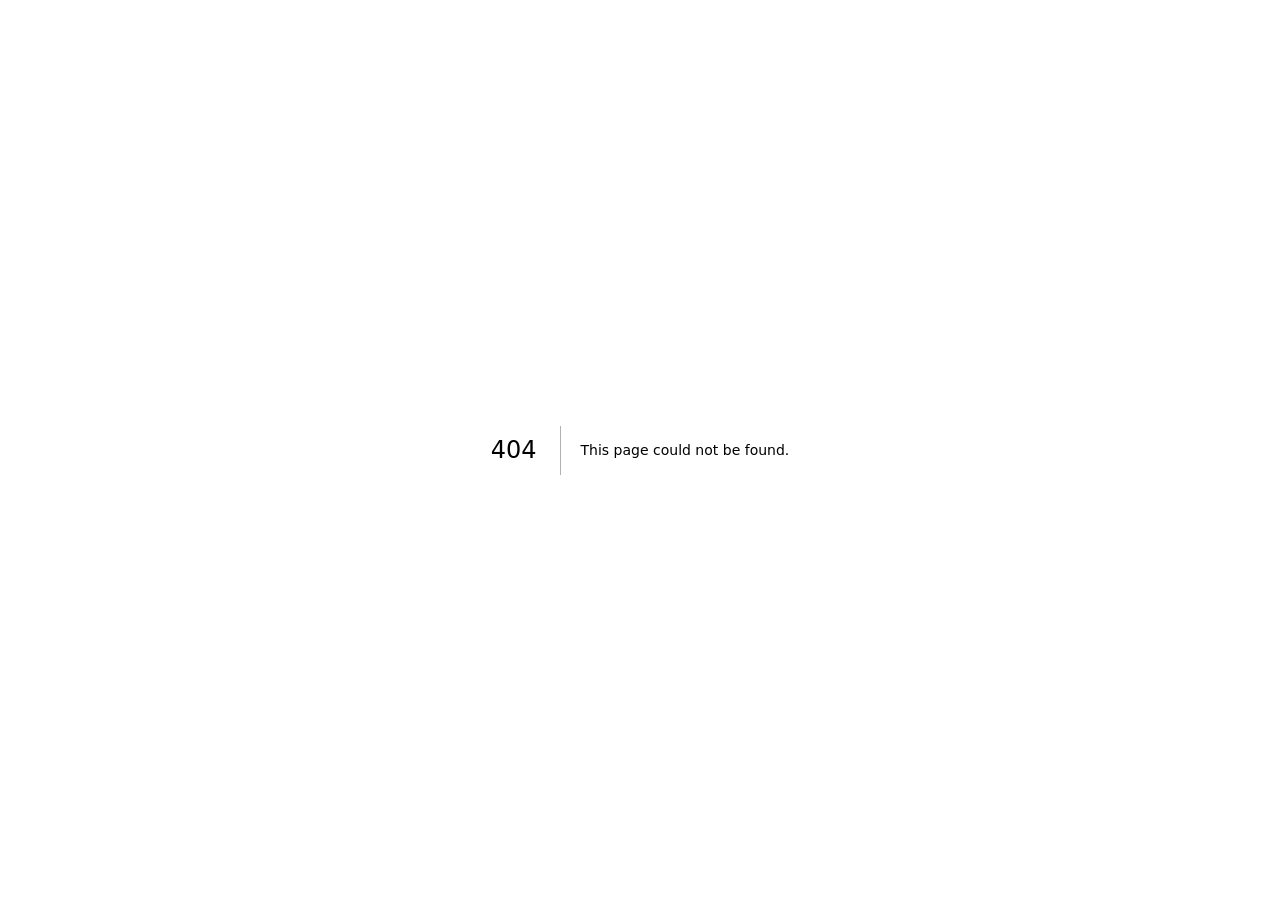
<file: 404/index.html>
<!DOCTYPE html><!--ZxetWFGEHrzHZKTtyxWjc--><html lang="en" class="scroll-smooth __variable_f367f3 __variable_dd5b2f"><head><meta charSet="utf-8"/><meta name="viewport" content="width=device-width, initial-scale=1"/><link rel="stylesheet" href="/_next/static/css/c554bc8a649430e1.css" data-precedence="next"/><link rel="preload" as="script" fetchPriority="low" href="/_next/static/chunks/webpack-aed7519ef24ca0c2.js"/><script src="/_next/static/chunks/4bd1b696-21f374d1156f834a.js" async=""></script><script src="/_next/static/chunks/255-52d3039f66c2fc57.js" async=""></script><script src="/_next/static/chunks/main-app-2a11f7a54557eb90.js" async=""></script><meta name="robots" content="noindex"/><title>404: This page could not be found.</title><title>Sly | Social Media Manager &amp; Virtual Assistant</title><meta name="description" content="I help individuals and businesses stay organized, visible, and efficient online."/><script src="/_next/static/chunks/polyfills-42372ed130431b0a.js" noModule=""></script></head><body class="antialiased min-h-screen flex flex-col font-sans"><div hidden=""><!--$--><!--/$--></div><div style="font-family:system-ui,&quot;Segoe UI&quot;,Roboto,Helvetica,Arial,sans-serif,&quot;Apple Color Emoji&quot;,&quot;Segoe UI Emoji&quot;;height:100vh;text-align:center;display:flex;flex-direction:column;align-items:center;justify-content:center"><div><style>body{color:#000;background:#fff;margin:0}.next-error-h1{border-right:1px solid rgba(0,0,0,.3)}@media (prefers-color-scheme:dark){body{color:#fff;background:#000}.next-error-h1{border-right:1px solid rgba(255,255,255,.3)}}</style><h1 class="next-error-h1" style="display:inline-block;margin:0 20px 0 0;padding:0 23px 0 0;font-size:24px;font-weight:500;vertical-align:top;line-height:49px">404</h1><div style="display:inline-block"><h2 style="font-size:14px;font-weight:400;line-height:49px;margin:0">This page could not be found.</h2></div></div></div><!--$--><!--/$--><script src="/_next/static/chunks/webpack-aed7519ef24ca0c2.js" id="_R_" async=""></script><script>(self.__next_f=self.__next_f||[]).push([0])</script><script>self.__next_f.push([1,"1:\"$Sreact.fragment\"\n2:I[9766,[],\"\"]\n3:I[8924,[],\"\"]\n4:I[4431,[],\"OutletBoundary\"]\n6:I[5278,[],\"AsyncMetadataOutlet\"]\n8:I[4431,[],\"ViewportBoundary\"]\na:I[4431,[],\"MetadataBoundary\"]\nb:\"$Sreact.suspense\"\nd:I[7150,[],\"\"]\n:HL[\"/_next/static/css/c554bc8a649430e1.css\",\"style\"]\n"])</script><script>self.__next_f.push([1,"0:{\"P\":null,\"b\":\"ZxetWFGEHrzHZKTtyxWjc\",\"p\":\"\",\"c\":[\"\",\"_not-found\",\"\"],\"i\":false,\"f\":[[[\"\",{\"children\":[\"/_not-found\",{\"children\":[\"__PAGE__\",{}]}]},\"$undefined\",\"$undefined\",true],[\"\",[\"$\",\"$1\",\"c\",{\"children\":[[[\"$\",\"link\",\"0\",{\"rel\":\"stylesheet\",\"href\":\"/_next/static/css/c554bc8a649430e1.css\",\"precedence\":\"next\",\"crossOrigin\":\"$undefined\",\"nonce\":\"$undefined\"}]],[\"$\",\"html\",null,{\"lang\":\"en\",\"className\":\"scroll-smooth __variable_f367f3 __variable_dd5b2f\",\"children\":[\"$\",\"body\",null,{\"suppressHydrationWarning\":true,\"className\":\"antialiased min-h-screen flex flex-col font-sans\",\"children\":[\"$\",\"$L2\",null,{\"parallelRouterKey\":\"children\",\"error\":\"$undefined\",\"errorStyles\":\"$undefined\",\"errorScripts\":\"$undefined\",\"template\":[\"$\",\"$L3\",null,{}],\"templateStyles\":\"$undefined\",\"templateScripts\":\"$undefined\",\"notFound\":\"$undefined\",\"forbidden\":\"$undefined\",\"unauthorized\":\"$undefined\"}]}]}]]}],{\"children\":[\"/_not-found\",[\"$\",\"$1\",\"c\",{\"children\":[null,[\"$\",\"$L2\",null,{\"parallelRouterKey\":\"children\",\"error\":\"$undefined\",\"errorStyles\":\"$undefined\",\"errorScripts\":\"$undefined\",\"template\":[\"$\",\"$L3\",null,{}],\"templateStyles\":\"$undefined\",\"templateScripts\":\"$undefined\",\"notFound\":\"$undefined\",\"forbidden\":\"$undefined\",\"unauthorized\":\"$undefined\"}]]}],{\"children\":[\"__PAGE__\",[\"$\",\"$1\",\"c\",{\"children\":[[[\"$\",\"title\",null,{\"children\":\"404: This page could not be found.\"}],[\"$\",\"div\",null,{\"style\":{\"fontFamily\":\"system-ui,\\\"Segoe UI\\\",Roboto,Helvetica,Arial,sans-serif,\\\"Apple Color Emoji\\\",\\\"Segoe UI Emoji\\\"\",\"height\":\"100vh\",\"textAlign\":\"center\",\"display\":\"flex\",\"flexDirection\":\"column\",\"alignItems\":\"center\",\"justifyContent\":\"center\"},\"children\":[\"$\",\"div\",null,{\"children\":[[\"$\",\"style\",null,{\"dangerouslySetInnerHTML\":{\"__html\":\"body{color:#000;background:#fff;margin:0}.next-error-h1{border-right:1px solid rgba(0,0,0,.3)}@media (prefers-color-scheme:dark){body{color:#fff;background:#000}.next-error-h1{border-right:1px solid rgba(255,255,255,.3)}}\"}}],[\"$\",\"h1\",null,{\"className\":\"next-error-h1\",\"style\":{\"display\":\"inline-block\",\"margin\":\"0 20px 0 0\",\"padding\":\"0 23px 0 0\",\"fontSize\":24,\"fontWeight\":500,\"verticalAlign\":\"top\",\"lineHeight\":\"49px\"},\"children\":404}],[\"$\",\"div\",null,{\"style\":{\"display\":\"inline-block\"},\"children\":[\"$\",\"h2\",null,{\"style\":{\"fontSize\":14,\"fontWeight\":400,\"lineHeight\":\"49px\",\"margin\":0},\"children\":\"This page could not be found.\"}]}]]}]}]],null,[\"$\",\"$L4\",null,{\"children\":[\"$L5\",[\"$\",\"$L6\",null,{\"promise\":\"$@7\"}]]}]]}],{},null,false]},null,false]},null,false],[\"$\",\"$1\",\"h\",{\"children\":[[\"$\",\"meta\",null,{\"name\":\"robots\",\"content\":\"noindex\"}],[[\"$\",\"$L8\",null,{\"children\":\"$L9\"}],null],[\"$\",\"$La\",null,{\"children\":[\"$\",\"div\",null,{\"hidden\":true,\"children\":[\"$\",\"$b\",null,{\"fallback\":null,\"children\":\"$Lc\"}]}]}]]}],false]],\"m\":\"$undefined\",\"G\":[\"$d\",[]],\"s\":false,\"S\":true}\n"])</script><script>self.__next_f.push([1,"9:[[\"$\",\"meta\",\"0\",{\"charSet\":\"utf-8\"}],[\"$\",\"meta\",\"1\",{\"name\":\"viewport\",\"content\":\"width=device-width, initial-scale=1\"}]]\n5:null\n"])</script><script>self.__next_f.push([1,"7:{\"metadata\":[[\"$\",\"title\",\"0\",{\"children\":\"Sly | Social Media Manager \u0026 Virtual Assistant\"}],[\"$\",\"meta\",\"1\",{\"name\":\"description\",\"content\":\"I help individuals and businesses stay organized, visible, and efficient online.\"}]],\"error\":null,\"digest\":\"$undefined\"}\n"])</script><script>self.__next_f.push([1,"c:\"$7:metadata\"\n"])</script></body></html>
</file>
<file: _next/static/css/c554bc8a649430e1.css>
@font-face{font-family:Inter;font-style:normal;font-weight:100 900;font-display:swap;src:url(/_next/static/media/ba9851c3c22cd980-s.woff2) format("woff2");unicode-range:u+0460-052f,u+1c80-1c8a,u+20b4,u+2de0-2dff,u+a640-a69f,u+fe2e-fe2f}@font-face{font-family:Inter;font-style:normal;font-weight:100 900;font-display:swap;src:url(/_next/static/media/21350d82a1f187e9-s.woff2) format("woff2");unicode-range:u+0301,u+0400-045f,u+0490-0491,u+04b0-04b1,u+2116}@font-face{font-family:Inter;font-style:normal;font-weight:100 900;font-display:swap;src:url(/_next/static/media/c5fe6dc8356a8c31-s.woff2) format("woff2");unicode-range:u+1f??}@font-face{font-family:Inter;font-style:normal;font-weight:100 900;font-display:swap;src:url(/_next/static/media/19cfc7226ec3afaa-s.woff2) format("woff2");unicode-range:u+0370-0377,u+037a-037f,u+0384-038a,u+038c,u+038e-03a1,u+03a3-03ff}@font-face{font-family:Inter;font-style:normal;font-weight:100 900;font-display:swap;src:url(/_next/static/media/df0a9ae256c0569c-s.woff2) format("woff2");unicode-range:u+0102-0103,u+0110-0111,u+0128-0129,u+0168-0169,u+01a0-01a1,u+01af-01b0,u+0300-0301,u+0303-0304,u+0308-0309,u+0323,u+0329,u+1ea0-1ef9,u+20ab}@font-face{font-family:Inter;font-style:normal;font-weight:100 900;font-display:swap;src:url(/_next/static/media/8e9860b6e62d6359-s.woff2) format("woff2");unicode-range:u+0100-02ba,u+02bd-02c5,u+02c7-02cc,u+02ce-02d7,u+02dd-02ff,u+0304,u+0308,u+0329,u+1d00-1dbf,u+1e00-1e9f,u+1ef2-1eff,u+2020,u+20a0-20ab,u+20ad-20c0,u+2113,u+2c60-2c7f,u+a720-a7ff}@font-face{font-family:Inter;font-style:normal;font-weight:100 900;font-display:swap;src:url(/_next/static/media/e4af272ccee01ff0-s.p.woff2) format("woff2");unicode-range:u+00??,u+0131,u+0152-0153,u+02bb-02bc,u+02c6,u+02da,u+02dc,u+0304,u+0308,u+0329,u+2000-206f,u+20ac,u+2122,u+2191,u+2193,u+2212,u+2215,u+feff,u+fffd}@font-face{font-family:Inter Fallback;src:local("Arial");ascent-override:90.44%;descent-override:22.52%;line-gap-override:0.00%;size-adjust:107.12%}.__className_f367f3{font-family:Inter,Inter Fallback;font-style:normal}.__variable_f367f3{--font-sans:"Inter","Inter Fallback"}@font-face{font-family:Space Grotesk;font-style:normal;font-weight:300 700;font-display:swap;src:url(/_next/static/media/e1aab0933260df4d-s.woff2) format("woff2");unicode-range:u+0102-0103,u+0110-0111,u+0128-0129,u+0168-0169,u+01a0-01a1,u+01af-01b0,u+0300-0301,u+0303-0304,u+0308-0309,u+0323,u+0329,u+1ea0-1ef9,u+20ab}@font-face{font-family:Space Grotesk;font-style:normal;font-weight:300 700;font-display:swap;src:url(/_next/static/media/b7387a63dd068245-s.woff2) format("woff2");unicode-range:u+0100-02ba,u+02bd-02c5,u+02c7-02cc,u+02ce-02d7,u+02dd-02ff,u+0304,u+0308,u+0329,u+1d00-1dbf,u+1e00-1e9f,u+1ef2-1eff,u+2020,u+20a0-20ab,u+20ad-20c0,u+2113,u+2c60-2c7f,u+a720-a7ff}@font-face{font-family:Space Grotesk;font-style:normal;font-weight:300 700;font-display:swap;src:url(/_next/static/media/36966cca54120369-s.p.woff2) format("woff2");unicode-range:u+00??,u+0131,u+0152-0153,u+02bb-02bc,u+02c6,u+02da,u+02dc,u+0304,u+0308,u+0329,u+2000-206f,u+20ac,u+2122,u+2191,u+2193,u+2212,u+2215,u+feff,u+fffd}@font-face{font-family:Space Grotesk Fallback;src:local("Arial");ascent-override:89.71%;descent-override:26.62%;line-gap-override:0.00%;size-adjust:109.69%}.__className_dd5b2f{font-family:Space Grotesk,Space Grotesk Fallback;font-style:normal}.__variable_dd5b2f{--font-display:"Space Grotesk","Space Grotesk Fallback"}

/*! tailwindcss v4.1.11 | MIT License | https://tailwindcss.com */@layer properties{@supports ((-webkit-hyphens:none) and (not (margin-trim:inline))) or ((-moz-orient:inline) and (not (color:rgb(from red r g b)))){*,::backdrop,:after,:before{--tw-translate-x:0;--tw-translate-y:0;--tw-translate-z:0;--tw-scale-x:1;--tw-scale-y:1;--tw-scale-z:1;--tw-rotate-x:initial;--tw-rotate-y:initial;--tw-rotate-z:initial;--tw-skew-x:initial;--tw-skew-y:initial;--tw-pan-x:initial;--tw-pan-y:initial;--tw-pinch-zoom:initial;--tw-space-y-reverse:0;--tw-space-x-reverse:0;--tw-divide-x-reverse:0;--tw-border-style:solid;--tw-divide-y-reverse:0;--tw-gradient-position:initial;--tw-gradient-from:#0000;--tw-gradient-via:#0000;--tw-gradient-to:#0000;--tw-gradient-stops:initial;--tw-gradient-via-stops:initial;--tw-gradient-from-position:0%;--tw-gradient-via-position:50%;--tw-gradient-to-position:100%;--tw-leading:initial;--tw-font-weight:initial;--tw-tracking:initial;--tw-ordinal:initial;--tw-slashed-zero:initial;--tw-numeric-figure:initial;--tw-numeric-spacing:initial;--tw-numeric-fraction:initial;--tw-shadow:0 0 #0000;--tw-shadow-color:initial;--tw-shadow-alpha:100%;--tw-inset-shadow:0 0 #0000;--tw-inset-shadow-color:initial;--tw-inset-shadow-alpha:100%;--tw-ring-color:initial;--tw-ring-shadow:0 0 #0000;--tw-inset-ring-color:initial;--tw-inset-ring-shadow:0 0 #0000;--tw-ring-inset:initial;--tw-ring-offset-width:0px;--tw-ring-offset-color:#fff;--tw-ring-offset-shadow:0 0 #0000;--tw-blur:initial;--tw-brightness:initial;--tw-contrast:initial;--tw-grayscale:initial;--tw-hue-rotate:initial;--tw-invert:initial;--tw-opacity:initial;--tw-saturate:initial;--tw-sepia:initial;--tw-drop-shadow:initial;--tw-drop-shadow-color:initial;--tw-drop-shadow-alpha:100%;--tw-drop-shadow-size:initial;--tw-backdrop-blur:initial;--tw-backdrop-brightness:initial;--tw-backdrop-contrast:initial;--tw-backdrop-grayscale:initial;--tw-backdrop-hue-rotate:initial;--tw-backdrop-invert:initial;--tw-backdrop-opacity:initial;--tw-backdrop-saturate:initial;--tw-backdrop-sepia:initial;--tw-duration:initial;--tw-ease:initial;--tw-animation-delay:0s;--tw-animation-direction:normal;--tw-animation-duration:initial;--tw-animation-fill-mode:none;--tw-animation-iteration-count:1;--tw-enter-blur:0;--tw-enter-opacity:1;--tw-enter-rotate:0;--tw-enter-scale:1;--tw-enter-translate-x:0;--tw-enter-translate-y:0;--tw-exit-blur:0;--tw-exit-opacity:1;--tw-exit-rotate:0;--tw-exit-scale:1;--tw-exit-translate-x:0;--tw-exit-translate-y:0}}}@layer theme{:host,:root{--font-sans:var(--font-sans),ui-sans-serif,system-ui,sans-serif;--font-mono:ui-monospace,SFMono-Regular,Menlo,Monaco,Consolas,"Liberation Mono","Courier New",monospace;--color-gray-50:oklch(98.5% .002 247.839);--color-gray-200:oklch(92.8% .006 264.531);--color-gray-500:oklch(55.1% .027 264.364);--color-white:#fff;--spacing:.25rem;--container-sm:24rem;--container-2xl:42rem;--container-4xl:56rem;--container-5xl:64rem;--container-6xl:72rem;--container-7xl:80rem;--text-xs:.75rem;--text-xs--line-height:calc(1/.75);--text-sm:.875rem;--text-sm--line-height:calc(1.25/.875);--text-base:1rem;--text-base--line-height:calc(1.5/1);--text-lg:1.125rem;--text-lg--line-height:calc(1.75/1.125);--text-xl:1.25rem;--text-xl--line-height:calc(1.75/1.25);--text-2xl:1.5rem;--text-2xl--line-height:calc(2/1.5);--text-3xl:1.875rem;--text-3xl--line-height:calc(2.25/1.875);--text-4xl:2.25rem;--text-4xl--line-height:calc(2.5/2.25);--text-5xl:3rem;--text-5xl--line-height:1;--text-6xl:3.75rem;--text-6xl--line-height:1;--text-7xl:4.5rem;--text-7xl--line-height:1;--text-8xl:6rem;--text-8xl--line-height:1;--font-weight-medium:500;--font-weight-bold:700;--tracking-tight:-.025em;--leading-snug:1.375;--leading-relaxed:1.625;--radius-md:.375rem;--radius-lg:.5rem;--radius-xl:.75rem;--radius-2xl:1rem;--radius-3xl:1.5rem;--drop-shadow-sm:0 1px 2px #00000026;--drop-shadow-md:0 3px 3px #0000001f;--ease-in:cubic-bezier(.4,0,1,1);--ease-out:cubic-bezier(0,0,.2,1);--ease-in-out:cubic-bezier(.4,0,.2,1);--blur-sm:8px;--blur-md:12px;--blur-2xl:40px;--blur-3xl:64px;--default-transition-duration:.15s;--default-transition-timing-function:cubic-bezier(.4,0,.2,1);--default-font-family:var(--font-sans);--default-mono-font-family:var(--font-mono);--color-primary:#6c5ce7;--color-primary-light:#a29bfe;--color-secondary:#ede7ff;--color-accent:#ff6b9a;--color-dark:#2e2e2e;--color-light:#fff;--font-display:var(--font-display),ui-sans-serif,system-ui,sans-serif}}@layer base{*,::backdrop,:after,:before{box-sizing:border-box;border:0 solid;margin:0;padding:0}::file-selector-button{box-sizing:border-box;border:0 solid;margin:0;padding:0}:host,html{-webkit-text-size-adjust:100%;-moz-tab-size:4;-o-tab-size:4;tab-size:4;line-height:1.5;font-family:var(--default-font-family,ui-sans-serif,system-ui,sans-serif,"Apple Color Emoji","Segoe UI Emoji","Segoe UI Symbol","Noto Color Emoji");font-feature-settings:var(--default-font-feature-settings,normal);font-variation-settings:var(--default-font-variation-settings,normal);-webkit-tap-highlight-color:transparent}hr{height:0;color:inherit;border-top-width:1px}abbr:where([title]){-webkit-text-decoration:underline dotted;text-decoration:underline dotted}h1,h2,h3,h4,h5,h6{font-size:inherit;font-weight:inherit}a{color:inherit;-webkit-text-decoration:inherit;text-decoration:inherit}b,strong{font-weight:bolder}code,kbd,pre,samp{font-family:var(--default-mono-font-family,ui-monospace,SFMono-Regular,Menlo,Monaco,Consolas,"Liberation Mono","Courier New",monospace);font-feature-settings:var(--default-mono-font-feature-settings,normal);font-variation-settings:var(--default-mono-font-variation-settings,normal);font-size:1em}small{font-size:80%}sub,sup{vertical-align:baseline;font-size:75%;line-height:0;position:relative}sub{bottom:-.25em}sup{top:-.5em}table{text-indent:0;border-color:inherit;border-collapse:collapse}:-moz-focusring{outline:auto}progress{vertical-align:baseline}summary{display:list-item}menu,ol,ul{list-style:none}audio,canvas,embed,iframe,img,object,svg,video{vertical-align:middle;display:block}img,video{max-width:100%;height:auto}button,input,optgroup,select,textarea{font:inherit;font-feature-settings:inherit;font-variation-settings:inherit;letter-spacing:inherit;color:inherit;opacity:1;background-color:#0000;border-radius:0}::file-selector-button{font:inherit;font-feature-settings:inherit;font-variation-settings:inherit;letter-spacing:inherit;color:inherit;opacity:1;background-color:#0000;border-radius:0}:where(select:is([multiple],[size])) optgroup{font-weight:bolder}:where(select:is([multiple],[size])) optgroup option{padding-inline-start:20px}::file-selector-button{margin-inline-end:4px}::-moz-placeholder{opacity:1}::placeholder{opacity:1}@supports (not (-webkit-appearance:-apple-pay-button)) or (contain-intrinsic-size:1px){::-moz-placeholder{color:currentColor}::placeholder{color:currentColor}@supports (color:color-mix(in lab,red,red)){::-moz-placeholder{color:color-mix(in oklab,currentcolor 50%,transparent)}::placeholder{color:color-mix(in oklab,currentcolor 50%,transparent)}}}textarea{resize:vertical}::-webkit-search-decoration{-webkit-appearance:none}::-webkit-date-and-time-value{min-height:1lh;text-align:inherit}::-webkit-datetime-edit{display:inline-flex}::-webkit-datetime-edit-fields-wrapper{padding:0}::-webkit-datetime-edit,::-webkit-datetime-edit-year-field{padding-block:0}::-webkit-datetime-edit-day-field,::-webkit-datetime-edit-month-field{padding-block:0}::-webkit-datetime-edit-hour-field,::-webkit-datetime-edit-minute-field{padding-block:0}::-webkit-datetime-edit-millisecond-field,::-webkit-datetime-edit-second-field{padding-block:0}::-webkit-datetime-edit-meridiem-field{padding-block:0}:-moz-ui-invalid{box-shadow:none}button,input:where([type=button],[type=reset],[type=submit]){-webkit-appearance:button;-moz-appearance:button;appearance:button}::file-selector-button{-webkit-appearance:button;-moz-appearance:button;appearance:button}::-webkit-inner-spin-button,::-webkit-outer-spin-button{height:auto}[hidden]:where(:not([hidden=until-found])){display:none!important}}@layer components;@layer utilities{.\@container{container-type:inline-size}.pointer-events-auto{pointer-events:auto}.pointer-events-none{pointer-events:none}.collapse{visibility:collapse}.invisible{visibility:hidden}.visible{visibility:visible}.sr-only{clip:rect(0,0,0,0);white-space:nowrap;border-width:0;width:1px;height:1px;margin:-1px;padding:0;position:absolute;overflow:hidden}.not-sr-only{clip:auto;white-space:normal;width:auto;height:auto;margin:0;padding:0;position:static;overflow:visible}.absolute{position:absolute}.fixed{position:fixed}.relative{position:relative}.static{position:static}.sticky{position:sticky}.inset-0{inset:calc(var(--spacing)*0)}.inset-x-0{inset-inline:calc(var(--spacing)*0)}.-top-4{top:calc(var(--spacing)*-4)}.-top-12{top:calc(var(--spacing)*-12)}.top-0{top:calc(var(--spacing)*0)}.top-1\/2{top:50%}.top-1\/4{top:25%}.-right-4{right:calc(var(--spacing)*-4)}.right-0{right:calc(var(--spacing)*0)}.right-1\/4{right:25%}.-bottom-1{bottom:calc(var(--spacing)*-1)}.bottom-0{bottom:calc(var(--spacing)*0)}.bottom-1\/4{bottom:25%}.bottom-full{bottom:100%}.left-0{left:calc(var(--spacing)*0)}.left-1\/2{left:50%}.left-1\/4{left:25%}.isolate{isolation:isolate}.isolation-auto{isolation:auto}.-z-10{z-index:calc(10*-1)}.-z-20{z-index:calc(20*-1)}.z-10{z-index:10}.z-20{z-index:20}.z-50{z-index:50}.float-none{float:none}.clear-both{clear:both}.container{width:100%}@media (min-width:40rem){.container{max-width:40rem}}@media (min-width:48rem){.container{max-width:48rem}}@media (min-width:64rem){.container{max-width:64rem}}@media (min-width:80rem){.container{max-width:80rem}}@media (min-width:96rem){.container{max-width:96rem}}.mx-auto{margin-inline:auto}.mt-0\.5{margin-top:calc(var(--spacing)*.5)}.mt-6{margin-top:calc(var(--spacing)*6)}.mt-8{margin-top:calc(var(--spacing)*8)}.mt-auto{margin-top:auto}.mb-2{margin-bottom:calc(var(--spacing)*2)}.mb-3{margin-bottom:calc(var(--spacing)*3)}.mb-4{margin-bottom:calc(var(--spacing)*4)}.mb-6{margin-bottom:calc(var(--spacing)*6)}.mb-8{margin-bottom:calc(var(--spacing)*8)}.mb-10{margin-bottom:calc(var(--spacing)*10)}.mb-12{margin-bottom:calc(var(--spacing)*12)}.mb-16{margin-bottom:calc(var(--spacing)*16)}.block{display:block}.contents{display:contents}.flex{display:flex}.flow-root{display:flow-root}.grid{display:grid}.hidden{display:none}.inline{display:inline}.inline-block{display:inline-block}.inline-flex{display:inline-flex}.inline-grid{display:inline-grid}.inline-table{display:inline-table}.list-item{display:list-item}.table{display:table}.table-caption{display:table-caption}.table-cell{display:table-cell}.table-column{display:table-column}.table-column-group{display:table-column-group}.table-footer-group{display:table-footer-group}.table-header-group{display:table-header-group}.table-row{display:table-row}.table-row-group{display:table-row-group}.aspect-\[4\/5\]{aspect-ratio:4/5}.aspect-square{aspect-ratio:1}.h-1{height:calc(var(--spacing)*1)}.h-2{height:calc(var(--spacing)*2)}.h-4{height:calc(var(--spacing)*4)}.h-5{height:calc(var(--spacing)*5)}.h-6{height:calc(var(--spacing)*6)}.h-9{height:calc(var(--spacing)*9)}.h-10{height:calc(var(--spacing)*10)}.h-12{height:calc(var(--spacing)*12)}.h-16{height:calc(var(--spacing)*16)}.h-32{height:calc(var(--spacing)*32)}.h-48{height:calc(var(--spacing)*48)}.h-64{height:calc(var(--spacing)*64)}.h-96{height:calc(var(--spacing)*96)}.h-\[2px\]{height:2px}.h-\[15px\]{height:15px}.h-\[70\%\]{height:70%}.h-\[400px\]{height:400px}.h-\[500px\]{height:500px}.h-full{height:100%}.min-h-\[85vh\]{min-height:85vh}.min-h-\[300px\]{min-height:300px}.min-h-screen{min-height:100vh}.w-2{width:calc(var(--spacing)*2)}.w-4{width:calc(var(--spacing)*4)}.w-5{width:calc(var(--spacing)*5)}.w-6{width:calc(var(--spacing)*6)}.w-9{width:calc(var(--spacing)*9)}.w-10{width:calc(var(--spacing)*10)}.w-12{width:calc(var(--spacing)*12)}.w-16{width:calc(var(--spacing)*16)}.w-20{width:calc(var(--spacing)*20)}.w-32{width:calc(var(--spacing)*32)}.w-48{width:calc(var(--spacing)*48)}.w-56{width:calc(var(--spacing)*56)}.w-64{width:calc(var(--spacing)*64)}.w-96{width:calc(var(--spacing)*96)}.w-\[70\%\]{width:70%}.w-\[400px\]{width:400px}.w-\[500px\]{width:500px}.w-full{width:100%}.max-w-2xl{max-width:var(--container-2xl)}.max-w-4xl{max-width:var(--container-4xl)}.max-w-5xl{max-width:var(--container-5xl)}.max-w-6xl{max-width:var(--container-6xl)}.max-w-7xl{max-width:var(--container-7xl)}.max-w-sm{max-width:var(--container-sm)}.shrink{flex-shrink:1}.shrink-0{flex-shrink:0}.grow{flex-grow:1}.border-collapse{border-collapse:collapse}.origin-left{transform-origin:0}.-translate-x-1\/2{--tw-translate-x:calc(calc(1/2*100%)*-1)}.-translate-x-1\/2,.translate-y-4{translate:var(--tw-translate-x)var(--tw-translate-y)}.translate-y-4{--tw-translate-y:calc(var(--spacing)*4)}.translate-none{translate:none}.scale-150{--tw-scale-x:150%;--tw-scale-y:150%;--tw-scale-z:150%;scale:var(--tw-scale-x)var(--tw-scale-y)}.scale-3d{scale:var(--tw-scale-x)var(--tw-scale-y)var(--tw-scale-z)}.rotate-1{rotate:1deg}.rotate-45{rotate:45deg}.transform{transform:var(--tw-rotate-x,)var(--tw-rotate-y,)var(--tw-rotate-z,)var(--tw-skew-x,)var(--tw-skew-y,)}.cursor-pointer{cursor:pointer}.touch-pinch-zoom{--tw-pinch-zoom:pinch-zoom;touch-action:var(--tw-pan-x,)var(--tw-pan-y,)var(--tw-pinch-zoom,)}.resize{resize:both}.auto-rows-\[minmax\(180px\,auto\)\]{grid-auto-rows:minmax(180px,auto)}.grid-cols-1{grid-template-columns:repeat(1,minmax(0,1fr))}.flex-col{flex-direction:column}.flex-wrap{flex-wrap:wrap}.items-center{align-items:center}.items-end{align-items:flex-end}.items-start{align-items:flex-start}.justify-between{justify-content:space-between}.justify-center{justify-content:center}.justify-end{justify-content:flex-end}.gap-2{gap:calc(var(--spacing)*2)}.gap-3{gap:calc(var(--spacing)*3)}.gap-4{gap:calc(var(--spacing)*4)}.gap-6{gap:calc(var(--spacing)*6)}.gap-8{gap:calc(var(--spacing)*8)}.gap-12{gap:calc(var(--spacing)*12)}:where(.space-y-3>:not(:last-child)){--tw-space-y-reverse:0;margin-block-start:calc(calc(var(--spacing)*3)*var(--tw-space-y-reverse));margin-block-end:calc(calc(var(--spacing)*3)*calc(1 - var(--tw-space-y-reverse)))}:where(.space-y-4>:not(:last-child)){--tw-space-y-reverse:0;margin-block-start:calc(calc(var(--spacing)*4)*var(--tw-space-y-reverse));margin-block-end:calc(calc(var(--spacing)*4)*calc(1 - var(--tw-space-y-reverse)))}:where(.space-y-reverse>:not(:last-child)){--tw-space-y-reverse:1}:where(.space-x-reverse>:not(:last-child)){--tw-space-x-reverse:1}:where(.divide-x>:not(:last-child)){--tw-divide-x-reverse:0;border-inline-style:var(--tw-border-style);border-inline-start-width:calc(1px*var(--tw-divide-x-reverse));border-inline-end-width:calc(1px*calc(1 - var(--tw-divide-x-reverse)))}:where(.divide-y>:not(:last-child)){--tw-divide-y-reverse:0;border-bottom-style:var(--tw-border-style);border-top-style:var(--tw-border-style);border-top-width:calc(1px*var(--tw-divide-y-reverse));border-bottom-width:calc(1px*calc(1 - var(--tw-divide-y-reverse)))}:where(.divide-y-reverse>:not(:last-child)){--tw-divide-y-reverse:1}.truncate{text-overflow:ellipsis;white-space:nowrap}.overflow-hidden,.truncate{overflow:hidden}.overflow-visible{overflow:visible}.scroll-smooth{scroll-behavior:smooth}.rounded-2xl{border-radius:var(--radius-2xl)}.rounded-3xl{border-radius:var(--radius-3xl)}.rounded-\[2\.5rem\]{border-radius:2.5rem}.rounded-\[2rem\]{border-radius:2rem}.rounded-\[22px\]{border-radius:22px}.rounded-full{border-radius:3.40282e+38px}.rounded-lg{border-radius:var(--radius-lg)}.rounded-md{border-radius:var(--radius-md)}.rounded-xl{border-radius:var(--radius-xl)}.rounded-s{border-end-start-radius:.25rem}.rounded-s,.rounded-ss{border-start-start-radius:.25rem}.rounded-e{border-end-end-radius:.25rem}.rounded-e,.rounded-se{border-start-end-radius:.25rem}.rounded-ee{border-end-end-radius:.25rem}.rounded-es{border-end-start-radius:.25rem}.rounded-t{border-top-right-radius:.25rem}.rounded-l,.rounded-t{border-top-left-radius:.25rem}.rounded-l{border-bottom-left-radius:.25rem}.rounded-tl{border-top-left-radius:.25rem}.rounded-r{border-bottom-right-radius:.25rem}.rounded-r,.rounded-tr{border-top-right-radius:.25rem}.rounded-b{border-bottom-left-radius:.25rem}.rounded-b,.rounded-br{border-bottom-right-radius:.25rem}.rounded-bl{border-bottom-left-radius:.25rem}.border{border-style:var(--tw-border-style);border-width:1px}.border-2{border-style:var(--tw-border-style);border-width:2px}.border-4{border-style:var(--tw-border-style);border-width:4px}.border-x{border-inline-style:var(--tw-border-style);border-inline-width:1px}.border-y{border-block-style:var(--tw-border-style);border-block-width:1px}.border-s{border-inline-start-style:var(--tw-border-style);border-inline-start-width:1px}.border-e{border-inline-end-style:var(--tw-border-style);border-inline-end-width:1px}.border-t{border-top-style:var(--tw-border-style);border-top-width:1px}.border-r{border-right-style:var(--tw-border-style);border-right-width:1px}.border-b{border-bottom-style:var(--tw-border-style);border-bottom-width:1px}.border-l{border-left-style:var(--tw-border-style);border-left-width:1px}.border-l-4{border-left-style:var(--tw-border-style);border-left-width:4px}.border-accent{border-color:var(--color-accent)}.border-gray-200{border-color:var(--color-gray-200)}.border-gray-200\/50{border-color:#e5e7eb80}@supports (color:color-mix(in lab,red,red)){.border-gray-200\/50{border-color:color-mix(in oklab,var(--color-gray-200)50%,transparent)}}.border-primary\/10{border-color:#6c5ce71a}@supports (color:color-mix(in lab,red,red)){.border-primary\/10{border-color:color-mix(in oklab,var(--color-primary)10%,transparent)}}.border-secondary{border-color:var(--color-secondary)}.border-secondary\/20{border-color:#ede7ff33}@supports (color:color-mix(in lab,red,red)){.border-secondary\/20{border-color:color-mix(in oklab,var(--color-secondary)20%,transparent)}}.border-secondary\/50{border-color:#ede7ff80}@supports (color:color-mix(in lab,red,red)){.border-secondary\/50{border-color:color-mix(in oklab,var(--color-secondary)50%,transparent)}}.border-transparent{border-color:#0000}.border-white{border-color:var(--color-white)}.bg-\[\#F3F0FF\]{background-color:#f3f0ff}.bg-accent{background-color:var(--color-accent)}.bg-accent\/10{background-color:#ff6b9a1a}@supports (color:color-mix(in lab,red,red)){.bg-accent\/10{background-color:color-mix(in oklab,var(--color-accent)10%,transparent)}}.bg-dark{background-color:var(--color-dark)}.bg-primary{background-color:var(--color-primary)}.bg-primary-light\/10{background-color:#a29bfe1a}@supports (color:color-mix(in lab,red,red)){.bg-primary-light\/10{background-color:color-mix(in oklab,var(--color-primary-light)10%,transparent)}}.bg-primary\/5{background-color:#6c5ce70d}@supports (color:color-mix(in lab,red,red)){.bg-primary\/5{background-color:color-mix(in oklab,var(--color-primary)5%,transparent)}}.bg-primary\/10{background-color:#6c5ce71a}@supports (color:color-mix(in lab,red,red)){.bg-primary\/10{background-color:color-mix(in oklab,var(--color-primary)10%,transparent)}}.bg-secondary\/20{background-color:#ede7ff33}@supports (color:color-mix(in lab,red,red)){.bg-secondary\/20{background-color:color-mix(in oklab,var(--color-secondary)20%,transparent)}}.bg-secondary\/30{background-color:#ede7ff4d}@supports (color:color-mix(in lab,red,red)){.bg-secondary\/30{background-color:color-mix(in oklab,var(--color-secondary)30%,transparent)}}.bg-secondary\/40{background-color:#ede7ff66}@supports (color:color-mix(in lab,red,red)){.bg-secondary\/40{background-color:color-mix(in oklab,var(--color-secondary)40%,transparent)}}.bg-secondary\/50{background-color:#ede7ff80}@supports (color:color-mix(in lab,red,red)){.bg-secondary\/50{background-color:color-mix(in oklab,var(--color-secondary)50%,transparent)}}.bg-white{background-color:var(--color-white)}.bg-white\/50{background-color:#ffffff80}@supports (color:color-mix(in lab,red,red)){.bg-white\/50{background-color:color-mix(in oklab,var(--color-white)50%,transparent)}}.bg-white\/80{background-color:#fffc}@supports (color:color-mix(in lab,red,red)){.bg-white\/80{background-color:color-mix(in oklab,var(--color-white)80%,transparent)}}.bg-gradient-to-br{--tw-gradient-position:to bottom right in oklab}.bg-gradient-to-br,.bg-gradient-to-r{background-image:linear-gradient(var(--tw-gradient-stops))}.bg-gradient-to-r{--tw-gradient-position:to right in oklab}.bg-gradient-to-t{--tw-gradient-position:to top in oklab;background-image:linear-gradient(var(--tw-gradient-stops))}.bg-\[radial-gradient\(\#e5e7eb_1px\,transparent_1px\)\]{background-image:radial-gradient(#e5e7eb 1px,#0000 0)}.from-dark\/80{--tw-gradient-from:#2e2e2ecc}@supports (color:color-mix(in lab,red,red)){.from-dark\/80{--tw-gradient-from:color-mix(in oklab,var(--color-dark)80%,transparent)}}.from-dark\/80{--tw-gradient-stops:var(--tw-gradient-via-stops,var(--tw-gradient-position),var(--tw-gradient-from)var(--tw-gradient-from-position),var(--tw-gradient-to)var(--tw-gradient-to-position))}.from-gray-50\/80{--tw-gradient-from:#f9fafbcc}@supports (color:color-mix(in lab,red,red)){.from-gray-50\/80{--tw-gradient-from:color-mix(in oklab,var(--color-gray-50)80%,transparent)}}.from-gray-50\/80{--tw-gradient-stops:var(--tw-gradient-via-stops,var(--tw-gradient-position),var(--tw-gradient-from)var(--tw-gradient-from-position),var(--tw-gradient-to)var(--tw-gradient-to-position))}.from-primary\/5{--tw-gradient-from:#6c5ce70d}@supports (color:color-mix(in lab,red,red)){.from-primary\/5{--tw-gradient-from:color-mix(in oklab,var(--color-primary)5%,transparent)}}.from-primary\/5{--tw-gradient-stops:var(--tw-gradient-via-stops,var(--tw-gradient-position),var(--tw-gradient-from)var(--tw-gradient-from-position),var(--tw-gradient-to)var(--tw-gradient-to-position))}.from-transparent{--tw-gradient-from:transparent;--tw-gradient-stops:var(--tw-gradient-via-stops,var(--tw-gradient-position),var(--tw-gradient-from)var(--tw-gradient-from-position),var(--tw-gradient-to)var(--tw-gradient-to-position))}.via-dark\/40{--tw-gradient-via:#2e2e2e66}@supports (color:color-mix(in lab,red,red)){.via-dark\/40{--tw-gradient-via:color-mix(in oklab,var(--color-dark)40%,transparent)}}.via-dark\/40{--tw-gradient-via-stops:var(--tw-gradient-position),var(--tw-gradient-from)var(--tw-gradient-from-position),var(--tw-gradient-via)var(--tw-gradient-via-position),var(--tw-gradient-to)var(--tw-gradient-to-position);--tw-gradient-stops:var(--tw-gradient-via-stops)}.via-primary\/30{--tw-gradient-via:#6c5ce74d}@supports (color:color-mix(in lab,red,red)){.via-primary\/30{--tw-gradient-via:color-mix(in oklab,var(--color-primary)30%,transparent)}}.via-primary\/30{--tw-gradient-via-stops:var(--tw-gradient-position),var(--tw-gradient-from)var(--tw-gradient-from-position),var(--tw-gradient-via)var(--tw-gradient-via-position),var(--tw-gradient-to)var(--tw-gradient-to-position);--tw-gradient-stops:var(--tw-gradient-via-stops)}.to-accent\/5{--tw-gradient-to:#ff6b9a0d}@supports (color:color-mix(in lab,red,red)){.to-accent\/5{--tw-gradient-to:color-mix(in oklab,var(--color-accent)5%,transparent)}}.to-accent\/5{--tw-gradient-stops:var(--tw-gradient-via-stops,var(--tw-gradient-position),var(--tw-gradient-from)var(--tw-gradient-from-position),var(--tw-gradient-to)var(--tw-gradient-to-position))}.to-transparent{--tw-gradient-to:transparent;--tw-gradient-stops:var(--tw-gradient-via-stops,var(--tw-gradient-position),var(--tw-gradient-from)var(--tw-gradient-from-position),var(--tw-gradient-to)var(--tw-gradient-to-position))}.\[mask-image\:radial-gradient\(ellipse_50\%_50\%_at_50\%_50\%\,\#000_70\%\,transparent_100\%\)\]{-webkit-mask-image:radial-gradient(50% 50%,#000 70%,#0000 100%);mask-image:radial-gradient(50% 50%,#000 70%,#0000 100%)}.\[background-size\:16px_16px\]{background-size:16px 16px}.bg-repeat{background-repeat:repeat}.mask-no-clip{-webkit-mask-clip:no-clip;mask-clip:no-clip}.mask-repeat{-webkit-mask-repeat:repeat;mask-repeat:repeat}.object-contain{-o-object-fit:contain;object-fit:contain}.object-cover{-o-object-fit:cover;object-fit:cover}.p-2{padding:calc(var(--spacing)*2)}.p-4{padding:calc(var(--spacing)*4)}.p-6{padding:calc(var(--spacing)*6)}.p-8{padding:calc(var(--spacing)*8)}.p-\[2px\]{padding:2px}.px-3{padding-inline:calc(var(--spacing)*3)}.px-4{padding-inline:calc(var(--spacing)*4)}.px-5{padding-inline:calc(var(--spacing)*5)}.px-6{padding-inline:calc(var(--spacing)*6)}.px-8{padding-inline:calc(var(--spacing)*8)}.py-1{padding-block:calc(var(--spacing)*1)}.py-1\.5{padding-block:calc(var(--spacing)*1.5)}.py-2{padding-block:calc(var(--spacing)*2)}.py-2\.5{padding-block:calc(var(--spacing)*2.5)}.py-3{padding-block:calc(var(--spacing)*3)}.py-4{padding-block:calc(var(--spacing)*4)}.py-12{padding-block:calc(var(--spacing)*12)}.py-24{padding-block:calc(var(--spacing)*24)}.pt-2{padding-top:calc(var(--spacing)*2)}.pt-32{padding-top:calc(var(--spacing)*32)}.pb-20{padding-bottom:calc(var(--spacing)*20)}.pl-6{padding-left:calc(var(--spacing)*6)}.text-center{text-align:center}.text-left{text-align:left}.font-display{font-family:var(--font-display)}.font-sans{font-family:var(--font-sans)}.text-2xl{font-size:var(--text-2xl);line-height:var(--tw-leading,var(--text-2xl--line-height))}.text-3xl{font-size:var(--text-3xl);line-height:var(--tw-leading,var(--text-3xl--line-height))}.text-4xl{font-size:var(--text-4xl);line-height:var(--tw-leading,var(--text-4xl--line-height))}.text-5xl{font-size:var(--text-5xl);line-height:var(--tw-leading,var(--text-5xl--line-height))}.text-base{font-size:var(--text-base);line-height:var(--tw-leading,var(--text-base--line-height))}.text-lg{font-size:var(--text-lg);line-height:var(--tw-leading,var(--text-lg--line-height))}.text-sm{font-size:var(--text-sm);line-height:var(--tw-leading,var(--text-sm--line-height))}.text-xl{font-size:var(--text-xl);line-height:var(--tw-leading,var(--text-xl--line-height))}.text-xs{font-size:var(--text-xs);line-height:var(--tw-leading,var(--text-xs--line-height))}.leading-relaxed{--tw-leading:var(--leading-relaxed);line-height:var(--leading-relaxed)}.leading-snug{--tw-leading:var(--leading-snug);line-height:var(--leading-snug)}.font-bold{--tw-font-weight:var(--font-weight-bold);font-weight:var(--font-weight-bold)}.font-medium{--tw-font-weight:var(--font-weight-medium);font-weight:var(--font-weight-medium)}.tracking-tight{--tw-tracking:var(--tracking-tight);letter-spacing:var(--tracking-tight)}.text-wrap{text-wrap:wrap}.break-all{word-break:break-all}.text-clip{text-overflow:clip}.text-ellipsis{text-overflow:ellipsis}.whitespace-nowrap{white-space:nowrap}.text-accent{color:var(--color-accent)}.text-dark{color:var(--color-dark)}.text-dark\/60{color:#2e2e2e99}@supports (color:color-mix(in lab,red,red)){.text-dark\/60{color:color-mix(in oklab,var(--color-dark)60%,transparent)}}.text-dark\/70{color:#2e2e2eb3}@supports (color:color-mix(in lab,red,red)){.text-dark\/70{color:color-mix(in oklab,var(--color-dark)70%,transparent)}}.text-dark\/80{color:#2e2e2ecc}@supports (color:color-mix(in lab,red,red)){.text-dark\/80{color:color-mix(in oklab,var(--color-dark)80%,transparent)}}.text-dark\/90{color:#2e2e2ee6}@supports (color:color-mix(in lab,red,red)){.text-dark\/90{color:color-mix(in oklab,var(--color-dark)90%,transparent)}}.text-gray-500{color:var(--color-gray-500)}.text-primary{color:var(--color-primary)}.text-primary-light{color:var(--color-primary-light)}.text-white{color:var(--color-white)}.capitalize{text-transform:capitalize}.lowercase{text-transform:lowercase}.normal-case{text-transform:none}.uppercase{text-transform:uppercase}.italic{font-style:italic}.not-italic{font-style:normal}.diagonal-fractions{--tw-numeric-fraction:diagonal-fractions}.diagonal-fractions,.lining-nums{font-variant-numeric:var(--tw-ordinal,)var(--tw-slashed-zero,)var(--tw-numeric-figure,)var(--tw-numeric-spacing,)var(--tw-numeric-fraction,)}.lining-nums{--tw-numeric-figure:lining-nums}.oldstyle-nums{--tw-numeric-figure:oldstyle-nums}.oldstyle-nums,.ordinal{font-variant-numeric:var(--tw-ordinal,)var(--tw-slashed-zero,)var(--tw-numeric-figure,)var(--tw-numeric-spacing,)var(--tw-numeric-fraction,)}.ordinal{--tw-ordinal:ordinal}.proportional-nums{--tw-numeric-spacing:proportional-nums}.proportional-nums,.slashed-zero{font-variant-numeric:var(--tw-ordinal,)var(--tw-slashed-zero,)var(--tw-numeric-figure,)var(--tw-numeric-spacing,)var(--tw-numeric-fraction,)}.slashed-zero{--tw-slashed-zero:slashed-zero}.stacked-fractions{--tw-numeric-fraction:stacked-fractions}.stacked-fractions,.tabular-nums{font-variant-numeric:var(--tw-ordinal,)var(--tw-slashed-zero,)var(--tw-numeric-figure,)var(--tw-numeric-spacing,)var(--tw-numeric-fraction,)}.tabular-nums{--tw-numeric-spacing:tabular-nums}.normal-nums{font-variant-numeric:normal}.line-through{text-decoration-line:line-through}.no-underline{text-decoration-line:none}.overline{text-decoration-line:overline}.underline{text-decoration-line:underline}.antialiased{-webkit-font-smoothing:antialiased;-moz-osx-font-smoothing:grayscale}.subpixel-antialiased{-webkit-font-smoothing:auto;-moz-osx-font-smoothing:auto}.opacity-0{opacity:0}.opacity-5{opacity:.05}.opacity-10{opacity:.1}.opacity-40{opacity:.4}.opacity-50{opacity:.5}.mix-blend-multiply{mix-blend-mode:multiply}.shadow{--tw-shadow:0 1px 3px 0 var(--tw-shadow-color,#0000001a),0 1px 2px -1px var(--tw-shadow-color,#0000001a)}.shadow,.shadow-2xl{box-shadow:var(--tw-inset-shadow),var(--tw-inset-ring-shadow),var(--tw-ring-offset-shadow),var(--tw-ring-shadow),var(--tw-shadow)}.shadow-2xl{--tw-shadow:0 25px 50px -12px var(--tw-shadow-color,#00000040)}.shadow-\[0_-15px_40px_-15px_rgba\(0\,0\,0\,0\.05\)\]{--tw-shadow:0 -15px 40px -15px var(--tw-shadow-color,#0000000d)}.shadow-\[0_-15px_40px_-15px_rgba\(0\,0\,0\,0\.05\)\],.shadow-\[0_1px_10px_1px_rgba\(0\,0\,0\,0\.3\)\]{box-shadow:var(--tw-inset-shadow),var(--tw-inset-ring-shadow),var(--tw-ring-offset-shadow),var(--tw-ring-shadow),var(--tw-shadow)}.shadow-\[0_1px_10px_1px_rgba\(0\,0\,0\,0\.3\)\]{--tw-shadow:0 1px 10px 1px var(--tw-shadow-color,#0000004d)}.shadow-lg{--tw-shadow:0 10px 15px -3px var(--tw-shadow-color,#0000001a),0 4px 6px -4px var(--tw-shadow-color,#0000001a)}.shadow-lg,.shadow-sm{box-shadow:var(--tw-inset-shadow),var(--tw-inset-ring-shadow),var(--tw-ring-offset-shadow),var(--tw-ring-shadow),var(--tw-shadow)}.shadow-sm{--tw-shadow:0 1px 3px 0 var(--tw-shadow-color,#0000001a),0 1px 2px -1px var(--tw-shadow-color,#0000001a)}.shadow-xl{--tw-shadow:0 20px 25px -5px var(--tw-shadow-color,#0000001a),0 8px 10px -6px var(--tw-shadow-color,#0000001a)}.inset-ring,.shadow-xl{box-shadow:var(--tw-inset-shadow),var(--tw-inset-ring-shadow),var(--tw-ring-offset-shadow),var(--tw-ring-shadow),var(--tw-shadow)}.inset-ring{--tw-inset-ring-shadow:inset 0 0 0 1px var(--tw-inset-ring-color,currentcolor)}.shadow-primary\/5{--tw-shadow-color:#6c5ce70d}@supports (color:color-mix(in lab,red,red)){.shadow-primary\/5{--tw-shadow-color:color-mix(in oklab,color-mix(in oklab,var(--color-primary)5%,transparent)var(--tw-shadow-alpha),transparent)}}.shadow-primary\/10{--tw-shadow-color:#6c5ce71a}@supports (color:color-mix(in lab,red,red)){.shadow-primary\/10{--tw-shadow-color:color-mix(in oklab,color-mix(in oklab,var(--color-primary)10%,transparent)var(--tw-shadow-alpha),transparent)}}.blur{--tw-blur:blur(8px)}.blur,.blur-2xl{filter:var(--tw-blur,)var(--tw-brightness,)var(--tw-contrast,)var(--tw-grayscale,)var(--tw-hue-rotate,)var(--tw-invert,)var(--tw-saturate,)var(--tw-sepia,)var(--tw-drop-shadow,)}.blur-2xl{--tw-blur:blur(var(--blur-2xl))}.blur-3xl{--tw-blur:blur(var(--blur-3xl))}.blur-3xl,.drop-shadow{filter:var(--tw-blur,)var(--tw-brightness,)var(--tw-contrast,)var(--tw-grayscale,)var(--tw-hue-rotate,)var(--tw-invert,)var(--tw-saturate,)var(--tw-sepia,)var(--tw-drop-shadow,)}.drop-shadow{--tw-drop-shadow-size:drop-shadow(0 1px 2px var(--tw-drop-shadow-color,#0000001a))drop-shadow(0 1px 1px var(--tw-drop-shadow-color,#0000000f));--tw-drop-shadow:drop-shadow(0 1px 2px #0000001a)drop-shadow(0 1px 1px #0000000f)}.drop-shadow-md{--tw-drop-shadow-size:drop-shadow(0 3px 3px var(--tw-drop-shadow-color,#0000001f));--tw-drop-shadow:drop-shadow(var(--drop-shadow-md))}.drop-shadow-md,.drop-shadow-sm{filter:var(--tw-blur,)var(--tw-brightness,)var(--tw-contrast,)var(--tw-grayscale,)var(--tw-hue-rotate,)var(--tw-invert,)var(--tw-saturate,)var(--tw-sepia,)var(--tw-drop-shadow,)}.drop-shadow-sm{--tw-drop-shadow-size:drop-shadow(0 1px 2px var(--tw-drop-shadow-color,#00000026));--tw-drop-shadow:drop-shadow(var(--drop-shadow-sm))}.filter{filter:var(--tw-blur,)var(--tw-brightness,)var(--tw-contrast,)var(--tw-grayscale,)var(--tw-hue-rotate,)var(--tw-invert,)var(--tw-saturate,)var(--tw-sepia,)var(--tw-drop-shadow,)}.backdrop-blur{--tw-backdrop-blur:blur(8px)}.backdrop-blur,.backdrop-blur-md{backdrop-filter:var(--tw-backdrop-blur,)var(--tw-backdrop-brightness,)var(--tw-backdrop-contrast,)var(--tw-backdrop-grayscale,)var(--tw-backdrop-hue-rotate,)var(--tw-backdrop-invert,)var(--tw-backdrop-opacity,)var(--tw-backdrop-saturate,)var(--tw-backdrop-sepia,)}.backdrop-blur-md{--tw-backdrop-blur:blur(var(--blur-md))}.backdrop-blur-sm{--tw-backdrop-blur:blur(var(--blur-sm))}.backdrop-blur-sm,.backdrop-grayscale{backdrop-filter:var(--tw-backdrop-blur,)var(--tw-backdrop-brightness,)var(--tw-backdrop-contrast,)var(--tw-backdrop-grayscale,)var(--tw-backdrop-hue-rotate,)var(--tw-backdrop-invert,)var(--tw-backdrop-opacity,)var(--tw-backdrop-saturate,)var(--tw-backdrop-sepia,)}.backdrop-grayscale{--tw-backdrop-grayscale:grayscale(100%)}.backdrop-invert{--tw-backdrop-invert:invert(100%)}.backdrop-invert,.backdrop-sepia{backdrop-filter:var(--tw-backdrop-blur,)var(--tw-backdrop-brightness,)var(--tw-backdrop-contrast,)var(--tw-backdrop-grayscale,)var(--tw-backdrop-hue-rotate,)var(--tw-backdrop-invert,)var(--tw-backdrop-opacity,)var(--tw-backdrop-saturate,)var(--tw-backdrop-sepia,)}.backdrop-sepia{--tw-backdrop-sepia:sepia(100%)}.backdrop-filter{backdrop-filter:var(--tw-backdrop-blur,)var(--tw-backdrop-brightness,)var(--tw-backdrop-contrast,)var(--tw-backdrop-grayscale,)var(--tw-backdrop-hue-rotate,)var(--tw-backdrop-invert,)var(--tw-backdrop-opacity,)var(--tw-backdrop-saturate,)var(--tw-backdrop-sepia,)}.transition{transition-property:color,background-color,border-color,outline-color,text-decoration-color,fill,stroke,--tw-gradient-from,--tw-gradient-via,--tw-gradient-to,opacity,box-shadow,transform,translate,scale,rotate,filter,backdrop-filter,display,visibility,content-visibility,overlay,pointer-events;transition-timing-function:var(--tw-ease,var(--default-transition-timing-function));transition-duration:var(--tw-duration,var(--default-transition-duration))}.transition-all{transition-property:all;transition-timing-function:var(--tw-ease,var(--default-transition-timing-function));transition-duration:var(--tw-duration,var(--default-transition-duration))}.transition-colors{transition-property:color,background-color,border-color,outline-color,text-decoration-color,fill,stroke,--tw-gradient-from,--tw-gradient-via,--tw-gradient-to;transition-timing-function:var(--tw-ease,var(--default-transition-timing-function));transition-duration:var(--tw-duration,var(--default-transition-duration))}.transition-opacity{transition-property:opacity;transition-timing-function:var(--tw-ease,var(--default-transition-timing-function));transition-duration:var(--tw-duration,var(--default-transition-duration))}.transition-shadow{transition-property:box-shadow;transition-timing-function:var(--tw-ease,var(--default-transition-timing-function));transition-duration:var(--tw-duration,var(--default-transition-duration))}.transition-transform{transition-property:transform,translate,scale,rotate;transition-timing-function:var(--tw-ease,var(--default-transition-timing-function));transition-duration:var(--tw-duration,var(--default-transition-duration))}.duration-300{--tw-duration:.3s;transition-duration:.3s}.duration-500{--tw-duration:.5s;transition-duration:.5s}.duration-700{--tw-duration:.7s;transition-duration:.7s}.ease-in{--tw-ease:var(--ease-in);transition-timing-function:var(--ease-in)}.ease-in-out{--tw-ease:var(--ease-in-out);transition-timing-function:var(--ease-in-out)}.ease-out{--tw-ease:var(--ease-out);transition-timing-function:var(--ease-out)}.outline-none{--tw-outline-style:none;outline-style:none}:where(.divide-x-reverse>:not(:last-child)){--tw-divide-x-reverse:1}.paused{animation-play-state:paused}.ring-inset{--tw-ring-inset:inset}.running{animation-play-state:running}.zoom-in{--tw-enter-scale:0}.zoom-out{--tw-exit-scale:0}@media (hover:hover){.group-hover\:translate-y-0:is(:where(.group):hover *){--tw-translate-y:calc(var(--spacing)*0);translate:var(--tw-translate-x)var(--tw-translate-y)}.group-hover\:scale-110:is(:where(.group):hover *){--tw-scale-x:110%;--tw-scale-y:110%;--tw-scale-z:110%;scale:var(--tw-scale-x)var(--tw-scale-y)}.group-hover\:scale-125:is(:where(.group):hover *){--tw-scale-x:125%;--tw-scale-y:125%;--tw-scale-z:125%;scale:var(--tw-scale-x)var(--tw-scale-y)}.group-hover\:rotate-12:is(:where(.group):hover *){rotate:12deg}.group-hover\:opacity-10:is(:where(.group):hover *){opacity:.1}.group-hover\:opacity-70:is(:where(.group):hover *){opacity:.7}.group-hover\:opacity-100:is(:where(.group):hover *){opacity:1}}.selection\:bg-primary\/20 ::-moz-selection{background-color:#6c5ce733}.selection\:bg-primary\/20 ::selection{background-color:#6c5ce733}@supports (color:color-mix(in lab,red,red)){.selection\:bg-primary\/20 ::-moz-selection{background-color:color-mix(in oklab,var(--color-primary)20%,transparent)}.selection\:bg-primary\/20 ::selection{background-color:color-mix(in oklab,var(--color-primary)20%,transparent)}}.selection\:bg-primary\/20::-moz-selection{background-color:#6c5ce733}.selection\:bg-primary\/20::selection{background-color:#6c5ce733}@supports (color:color-mix(in lab,red,red)){.selection\:bg-primary\/20::-moz-selection{background-color:color-mix(in oklab,var(--color-primary)20%,transparent)}.selection\:bg-primary\/20::selection{background-color:color-mix(in oklab,var(--color-primary)20%,transparent)}}@media (hover:hover){.hover\:-translate-y-1:hover{--tw-translate-y:calc(var(--spacing)*-1);translate:var(--tw-translate-x)var(--tw-translate-y)}.hover\:border-primary:hover{border-color:var(--color-primary)}.hover\:border-primary-light:hover{border-color:var(--color-primary-light)}.hover\:border-primary\/20:hover{border-color:#6c5ce733}@supports (color:color-mix(in lab,red,red)){.hover\:border-primary\/20:hover{border-color:color-mix(in oklab,var(--color-primary)20%,transparent)}}.hover\:bg-primary-light:hover{background-color:var(--color-primary-light)}.hover\:text-primary:hover{color:var(--color-primary)}.hover\:shadow-lg:hover{--tw-shadow:0 10px 15px -3px var(--tw-shadow-color,#0000001a),0 4px 6px -4px var(--tw-shadow-color,#0000001a)}.hover\:shadow-lg:hover,.hover\:shadow-md:hover{box-shadow:var(--tw-inset-shadow),var(--tw-inset-ring-shadow),var(--tw-ring-offset-shadow),var(--tw-ring-shadow),var(--tw-shadow)}.hover\:shadow-md:hover{--tw-shadow:0 4px 6px -1px var(--tw-shadow-color,#0000001a),0 2px 4px -2px var(--tw-shadow-color,#0000001a)}.hover\:shadow-sm:hover{--tw-shadow:0 1px 3px 0 var(--tw-shadow-color,#0000001a),0 1px 2px -1px var(--tw-shadow-color,#0000001a)}.hover\:shadow-sm:hover,.hover\:shadow-xl:hover{box-shadow:var(--tw-inset-shadow),var(--tw-inset-ring-shadow),var(--tw-ring-offset-shadow),var(--tw-ring-shadow),var(--tw-shadow)}.hover\:shadow-xl:hover{--tw-shadow:0 20px 25px -5px var(--tw-shadow-color,#0000001a),0 8px 10px -6px var(--tw-shadow-color,#0000001a)}}.focus-visible\:ring-2:focus-visible{--tw-ring-shadow:var(--tw-ring-inset,)0 0 0 calc(2px + var(--tw-ring-offset-width))var(--tw-ring-color,currentcolor);box-shadow:var(--tw-inset-shadow),var(--tw-inset-ring-shadow),var(--tw-ring-offset-shadow),var(--tw-ring-shadow),var(--tw-shadow)}.focus-visible\:ring-primary\/40:focus-visible{--tw-ring-color:#6c5ce766}@supports (color:color-mix(in lab,red,red)){.focus-visible\:ring-primary\/40:focus-visible{--tw-ring-color:color-mix(in oklab,var(--color-primary)40%,transparent)}}.focus-visible\:outline-none:focus-visible{--tw-outline-style:none;outline-style:none}@media (min-width:40rem){.sm\:w-64{width:calc(var(--spacing)*64)}.sm\:w-auto{width:auto}.sm\:flex-row{flex-direction:row}.sm\:text-lg{font-size:var(--text-lg);line-height:var(--tw-leading,var(--text-lg--line-height))}}@media (min-width:48rem){.md\:col-span-1{grid-column:span 1/span 1}.md\:col-span-2{grid-column:span 2/span 2}.md\:row-span-2{grid-row:span 2/span 2}.md\:float-left{float:left}.md\:mr-10{margin-right:calc(var(--spacing)*10)}.md\:mb-6{margin-bottom:calc(var(--spacing)*6)}.md\:flex{display:flex}.md\:inline{display:inline}.md\:w-80{width:calc(var(--spacing)*80)}.md\:grid-cols-2{grid-template-columns:repeat(2,minmax(0,1fr))}.md\:grid-cols-3{grid-template-columns:repeat(3,minmax(0,1fr))}.md\:items-start{align-items:flex-start}.md\:justify-start{justify-content:flex-start}.md\:gap-4{gap:calc(var(--spacing)*4)}.md\:p-12{padding:calc(var(--spacing)*12)}.md\:p-16{padding:calc(var(--spacing)*16)}.md\:text-2xl{font-size:var(--text-2xl);line-height:var(--tw-leading,var(--text-2xl--line-height))}.md\:text-3xl{font-size:var(--text-3xl);line-height:var(--tw-leading,var(--text-3xl--line-height))}.md\:text-5xl{font-size:var(--text-5xl);line-height:var(--tw-leading,var(--text-5xl--line-height))}.md\:text-6xl{font-size:var(--text-6xl);line-height:var(--tw-leading,var(--text-6xl--line-height))}.md\:text-7xl{font-size:var(--text-7xl);line-height:var(--tw-leading,var(--text-7xl--line-height))}.md\:text-base{font-size:var(--text-base);line-height:var(--tw-leading,var(--text-base--line-height))}.md\:text-xl{font-size:var(--text-xl);line-height:var(--tw-leading,var(--text-xl--line-height))}}@media (min-width:64rem){.lg\:mr-12{margin-right:calc(var(--spacing)*12)}.lg\:text-8xl{font-size:var(--text-8xl);line-height:var(--tw-leading,var(--text-8xl--line-height))}}@media (prefers-color-scheme:dark){.dark\:border-white\/10{border-color:#ffffff1a}@supports (color:color-mix(in lab,red,red)){.dark\:border-white\/10{border-color:color-mix(in oklab,var(--color-white)10%,transparent)}}}}@property --tw-animation-delay{syntax:"*";inherits:false;initial-value:0s}@property --tw-animation-direction{syntax:"*";inherits:false;initial-value:normal}@property --tw-animation-duration{syntax:"*";inherits:false}@property --tw-animation-fill-mode{syntax:"*";inherits:false;initial-value:none}@property --tw-animation-iteration-count{syntax:"*";inherits:false;initial-value:1}@property --tw-enter-blur{syntax:"*";inherits:false;initial-value:0}@property --tw-enter-opacity{syntax:"*";inherits:false;initial-value:1}@property --tw-enter-rotate{syntax:"*";inherits:false;initial-value:0}@property --tw-enter-scale{syntax:"*";inherits:false;initial-value:1}@property --tw-enter-translate-x{syntax:"*";inherits:false;initial-value:0}@property --tw-enter-translate-y{syntax:"*";inherits:false;initial-value:0}@property --tw-exit-blur{syntax:"*";inherits:false;initial-value:0}@property --tw-exit-opacity{syntax:"*";inherits:false;initial-value:1}@property --tw-exit-rotate{syntax:"*";inherits:false;initial-value:0}@property --tw-exit-scale{syntax:"*";inherits:false;initial-value:1}@property --tw-exit-translate-x{syntax:"*";inherits:false;initial-value:0}@property --tw-exit-translate-y{syntax:"*";inherits:false;initial-value:0}body{background-color:var(--color-light);color:var(--color-dark);font-family:var(--font-sans)}.text-gradient{background:linear-gradient(to right,var(--color-primary),var(--color-primary-light),var(--color-accent));-webkit-text-fill-color:transparent;color:#0000;-webkit-background-clip:text;background-clip:text}.bg-gradient-custom{background:linear-gradient(135deg,var(--color-primary),var(--color-primary-light),var(--color-accent))}@property --tw-translate-x{syntax:"*";inherits:false;initial-value:0}@property --tw-translate-y{syntax:"*";inherits:false;initial-value:0}@property --tw-translate-z{syntax:"*";inherits:false;initial-value:0}@property --tw-scale-x{syntax:"*";inherits:false;initial-value:1}@property --tw-scale-y{syntax:"*";inherits:false;initial-value:1}@property --tw-scale-z{syntax:"*";inherits:false;initial-value:1}@property --tw-rotate-x{syntax:"*";inherits:false}@property --tw-rotate-y{syntax:"*";inherits:false}@property --tw-rotate-z{syntax:"*";inherits:false}@property --tw-skew-x{syntax:"*";inherits:false}@property --tw-skew-y{syntax:"*";inherits:false}@property --tw-pan-x{syntax:"*";inherits:false}@property --tw-pan-y{syntax:"*";inherits:false}@property --tw-pinch-zoom{syntax:"*";inherits:false}@property --tw-space-y-reverse{syntax:"*";inherits:false;initial-value:0}@property --tw-space-x-reverse{syntax:"*";inherits:false;initial-value:0}@property --tw-divide-x-reverse{syntax:"*";inherits:false;initial-value:0}@property --tw-border-style{syntax:"*";inherits:false;initial-value:solid}@property --tw-divide-y-reverse{syntax:"*";inherits:false;initial-value:0}@property --tw-gradient-position{syntax:"*";inherits:false}@property --tw-gradient-from{syntax:"<color>";inherits:false;initial-value:#0000}@property --tw-gradient-via{syntax:"<color>";inherits:false;initial-value:#0000}@property --tw-gradient-to{syntax:"<color>";inherits:false;initial-value:#0000}@property --tw-gradient-stops{syntax:"*";inherits:false}@property --tw-gradient-via-stops{syntax:"*";inherits:false}@property --tw-gradient-from-position{syntax:"<length-percentage>";inherits:false;initial-value:0}@property --tw-gradient-via-position{syntax:"<length-percentage>";inherits:false;initial-value:50%}@property --tw-gradient-to-position{syntax:"<length-percentage>";inherits:false;initial-value:100%}@property --tw-leading{syntax:"*";inherits:false}@property --tw-font-weight{syntax:"*";inherits:false}@property --tw-tracking{syntax:"*";inherits:false}@property --tw-ordinal{syntax:"*";inherits:false}@property --tw-slashed-zero{syntax:"*";inherits:false}@property --tw-numeric-figure{syntax:"*";inherits:false}@property --tw-numeric-spacing{syntax:"*";inherits:false}@property --tw-numeric-fraction{syntax:"*";inherits:false}@property --tw-shadow{syntax:"*";inherits:false;initial-value:0 0 #0000}@property --tw-shadow-color{syntax:"*";inherits:false}@property --tw-shadow-alpha{syntax:"<percentage>";inherits:false;initial-value:100%}@property --tw-inset-shadow{syntax:"*";inherits:false;initial-value:0 0 #0000}@property --tw-inset-shadow-color{syntax:"*";inherits:false}@property --tw-inset-shadow-alpha{syntax:"<percentage>";inherits:false;initial-value:100%}@property --tw-ring-color{syntax:"*";inherits:false}@property --tw-ring-shadow{syntax:"*";inherits:false;initial-value:0 0 #0000}@property --tw-inset-ring-color{syntax:"*";inherits:false}@property --tw-inset-ring-shadow{syntax:"*";inherits:false;initial-value:0 0 #0000}@property --tw-ring-inset{syntax:"*";inherits:false}@property --tw-ring-offset-width{syntax:"<length>";inherits:false;initial-value:0}@property --tw-ring-offset-color{syntax:"*";inherits:false;initial-value:#fff}@property --tw-ring-offset-shadow{syntax:"*";inherits:false;initial-value:0 0 #0000}@property --tw-blur{syntax:"*";inherits:false}@property --tw-brightness{syntax:"*";inherits:false}@property --tw-contrast{syntax:"*";inherits:false}@property --tw-grayscale{syntax:"*";inherits:false}@property --tw-hue-rotate{syntax:"*";inherits:false}@property --tw-invert{syntax:"*";inherits:false}@property --tw-opacity{syntax:"*";inherits:false}@property --tw-saturate{syntax:"*";inherits:false}@property --tw-sepia{syntax:"*";inherits:false}@property --tw-drop-shadow{syntax:"*";inherits:false}@property --tw-drop-shadow-color{syntax:"*";inherits:false}@property --tw-drop-shadow-alpha{syntax:"<percentage>";inherits:false;initial-value:100%}@property --tw-drop-shadow-size{syntax:"*";inherits:false}@property --tw-backdrop-blur{syntax:"*";inherits:false}@property --tw-backdrop-brightness{syntax:"*";inherits:false}@property --tw-backdrop-contrast{syntax:"*";inherits:false}@property --tw-backdrop-grayscale{syntax:"*";inherits:false}@property --tw-backdrop-hue-rotate{syntax:"*";inherits:false}@property --tw-backdrop-invert{syntax:"*";inherits:false}@property --tw-backdrop-opacity{syntax:"*";inherits:false}@property --tw-backdrop-saturate{syntax:"*";inherits:false}@property --tw-backdrop-sepia{syntax:"*";inherits:false}@property --tw-duration{syntax:"*";inherits:false}@property --tw-ease{syntax:"*";inherits:false}
</file>
